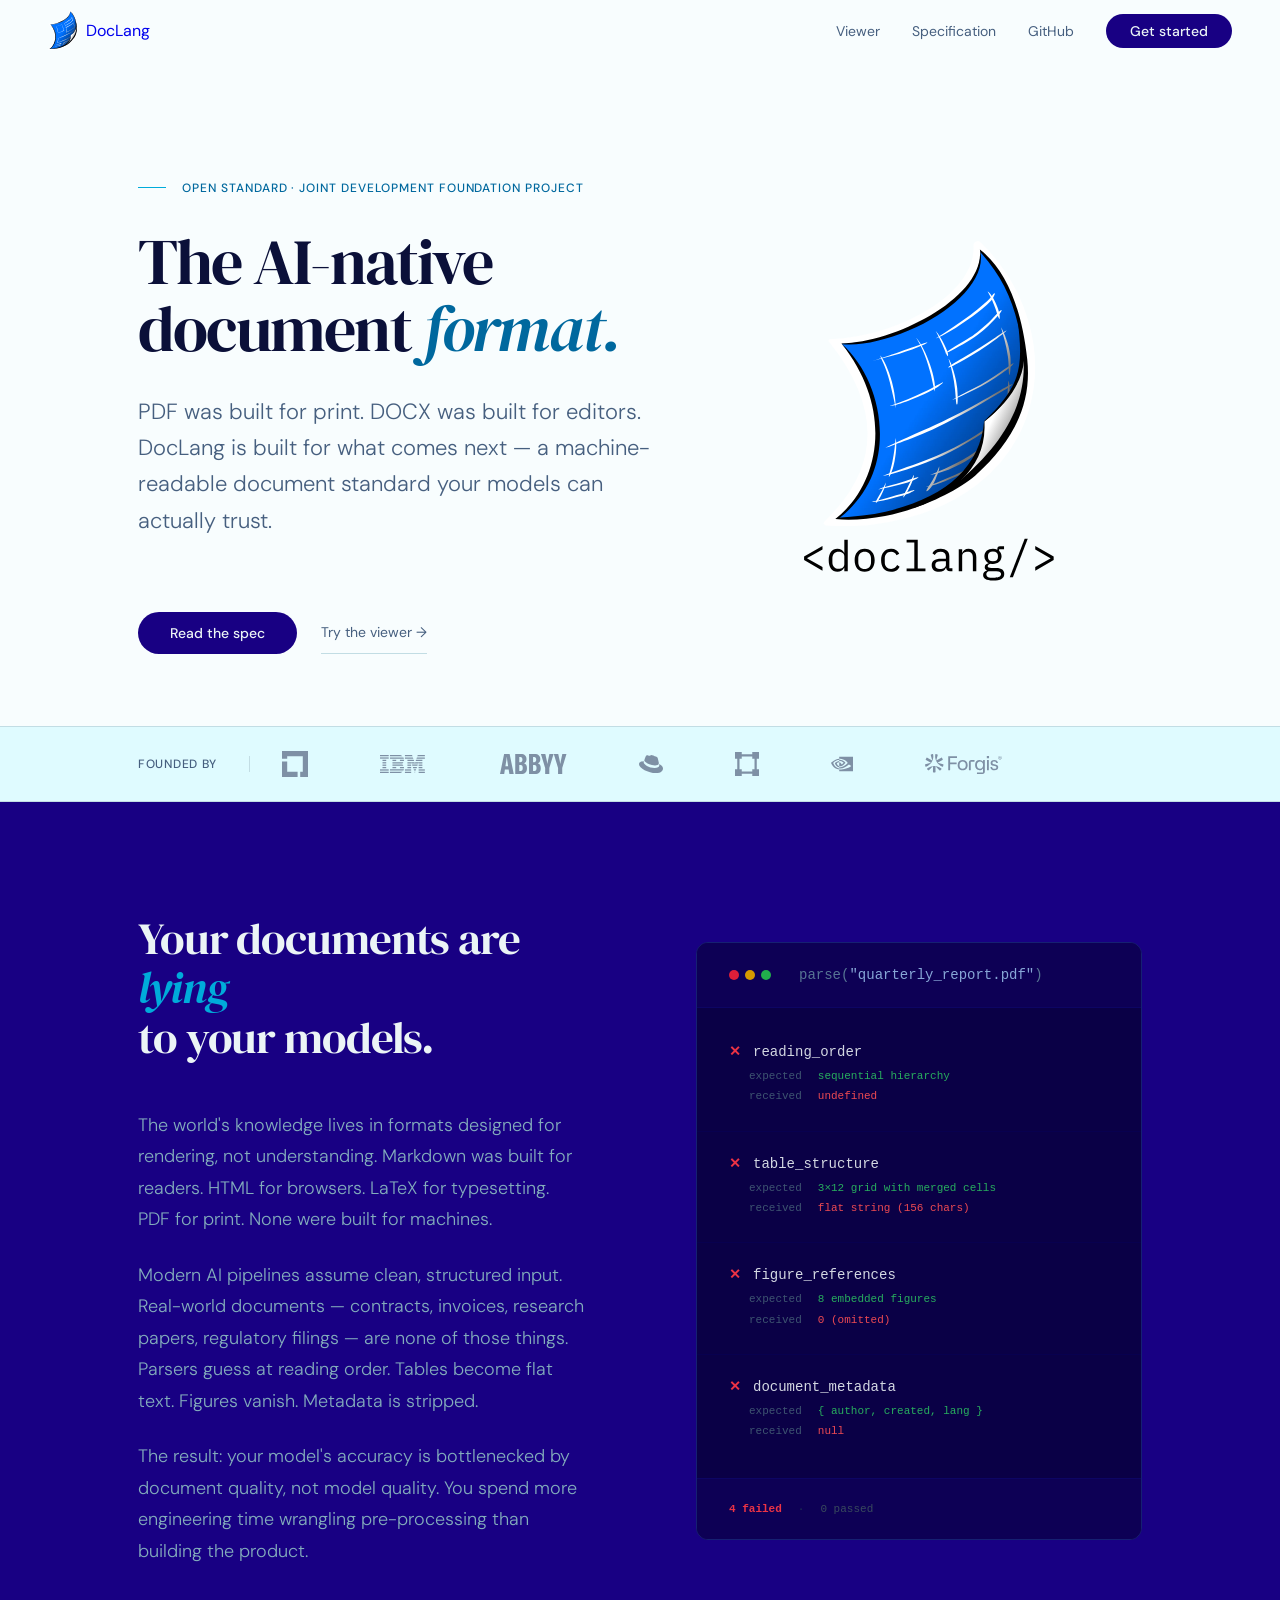
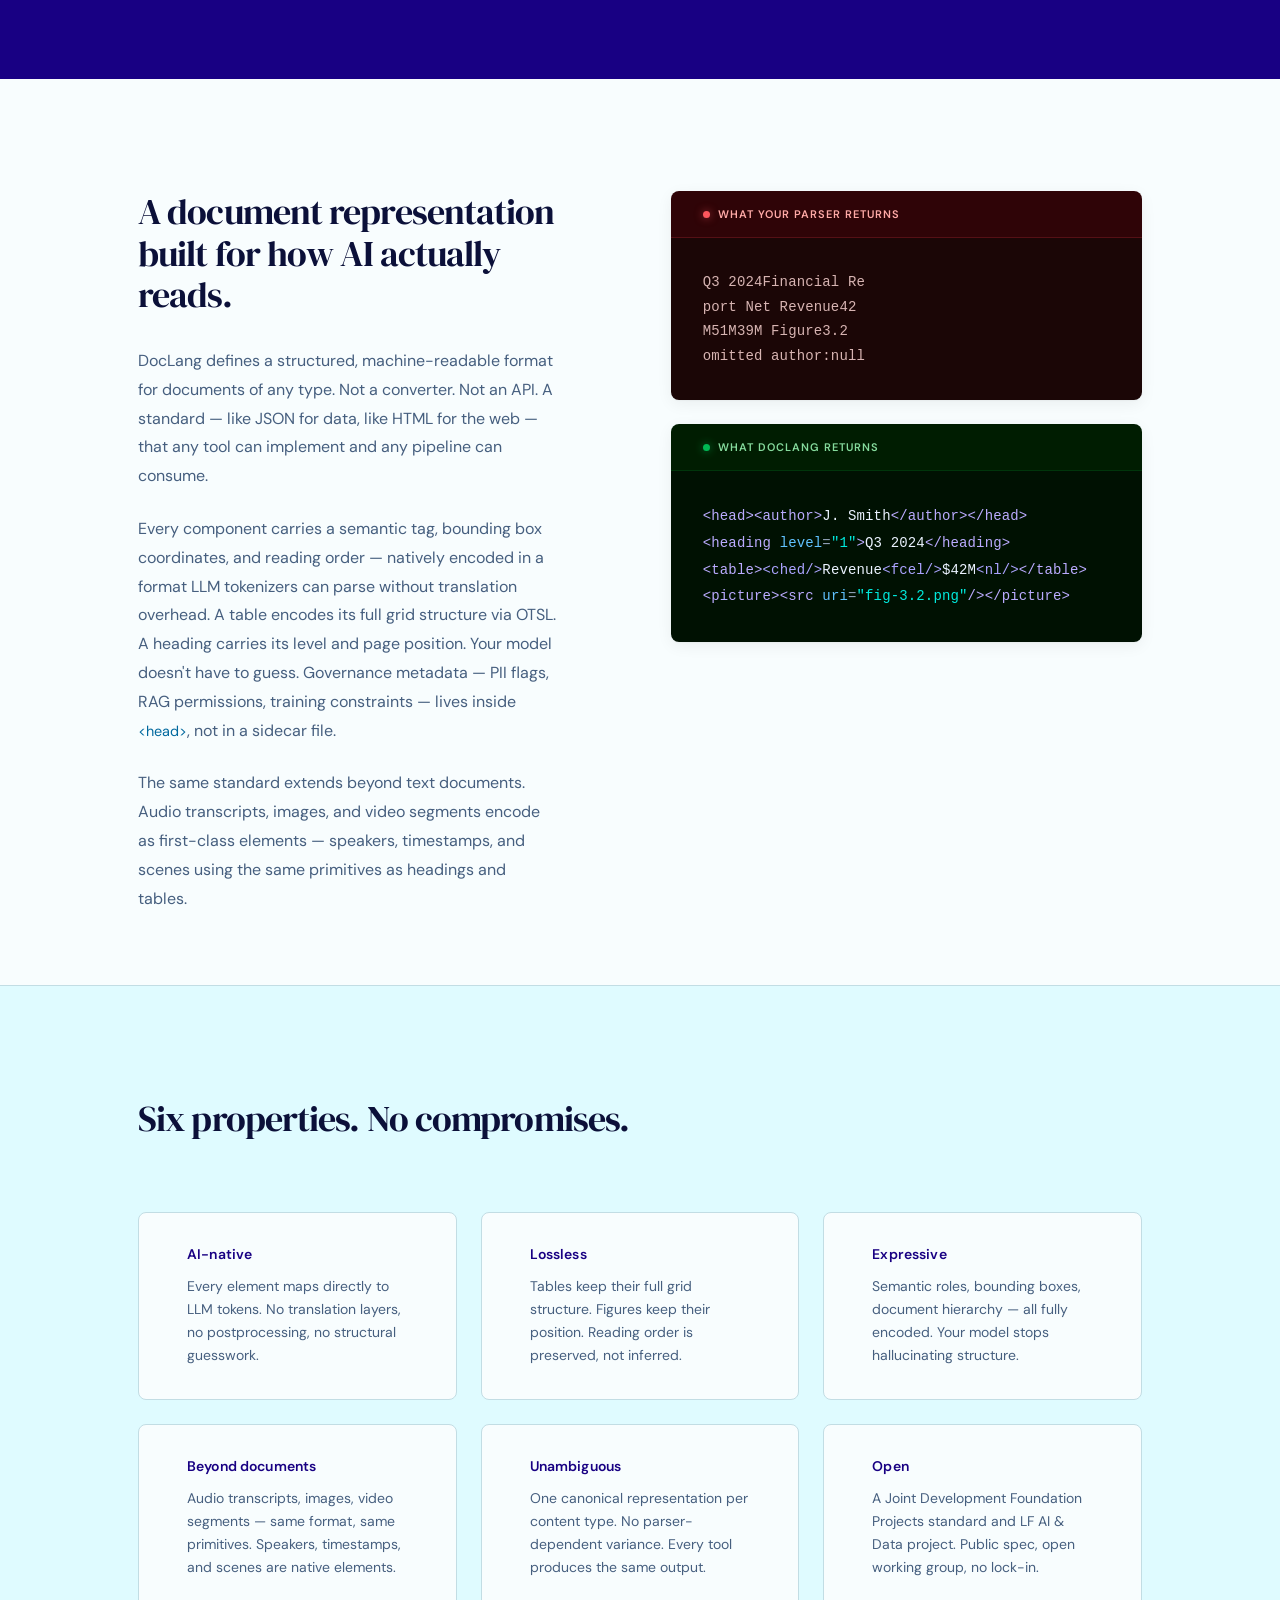
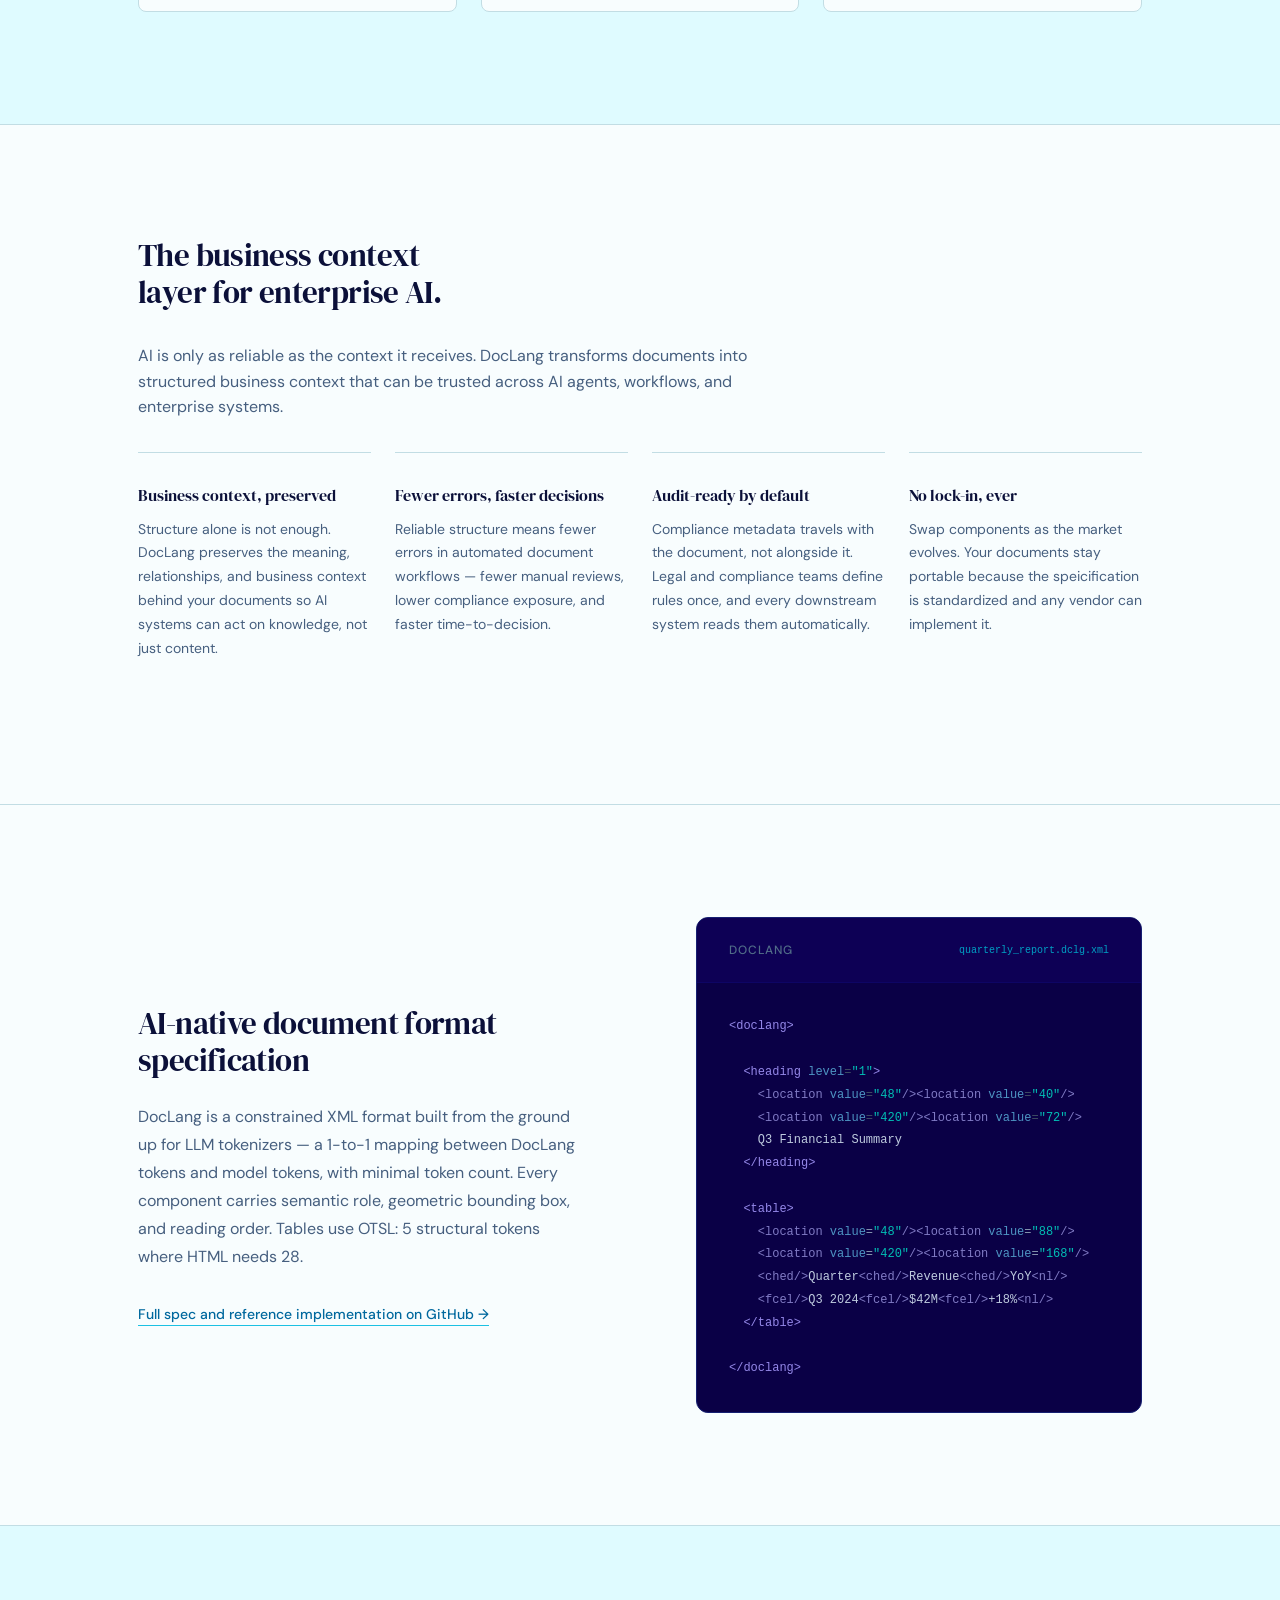
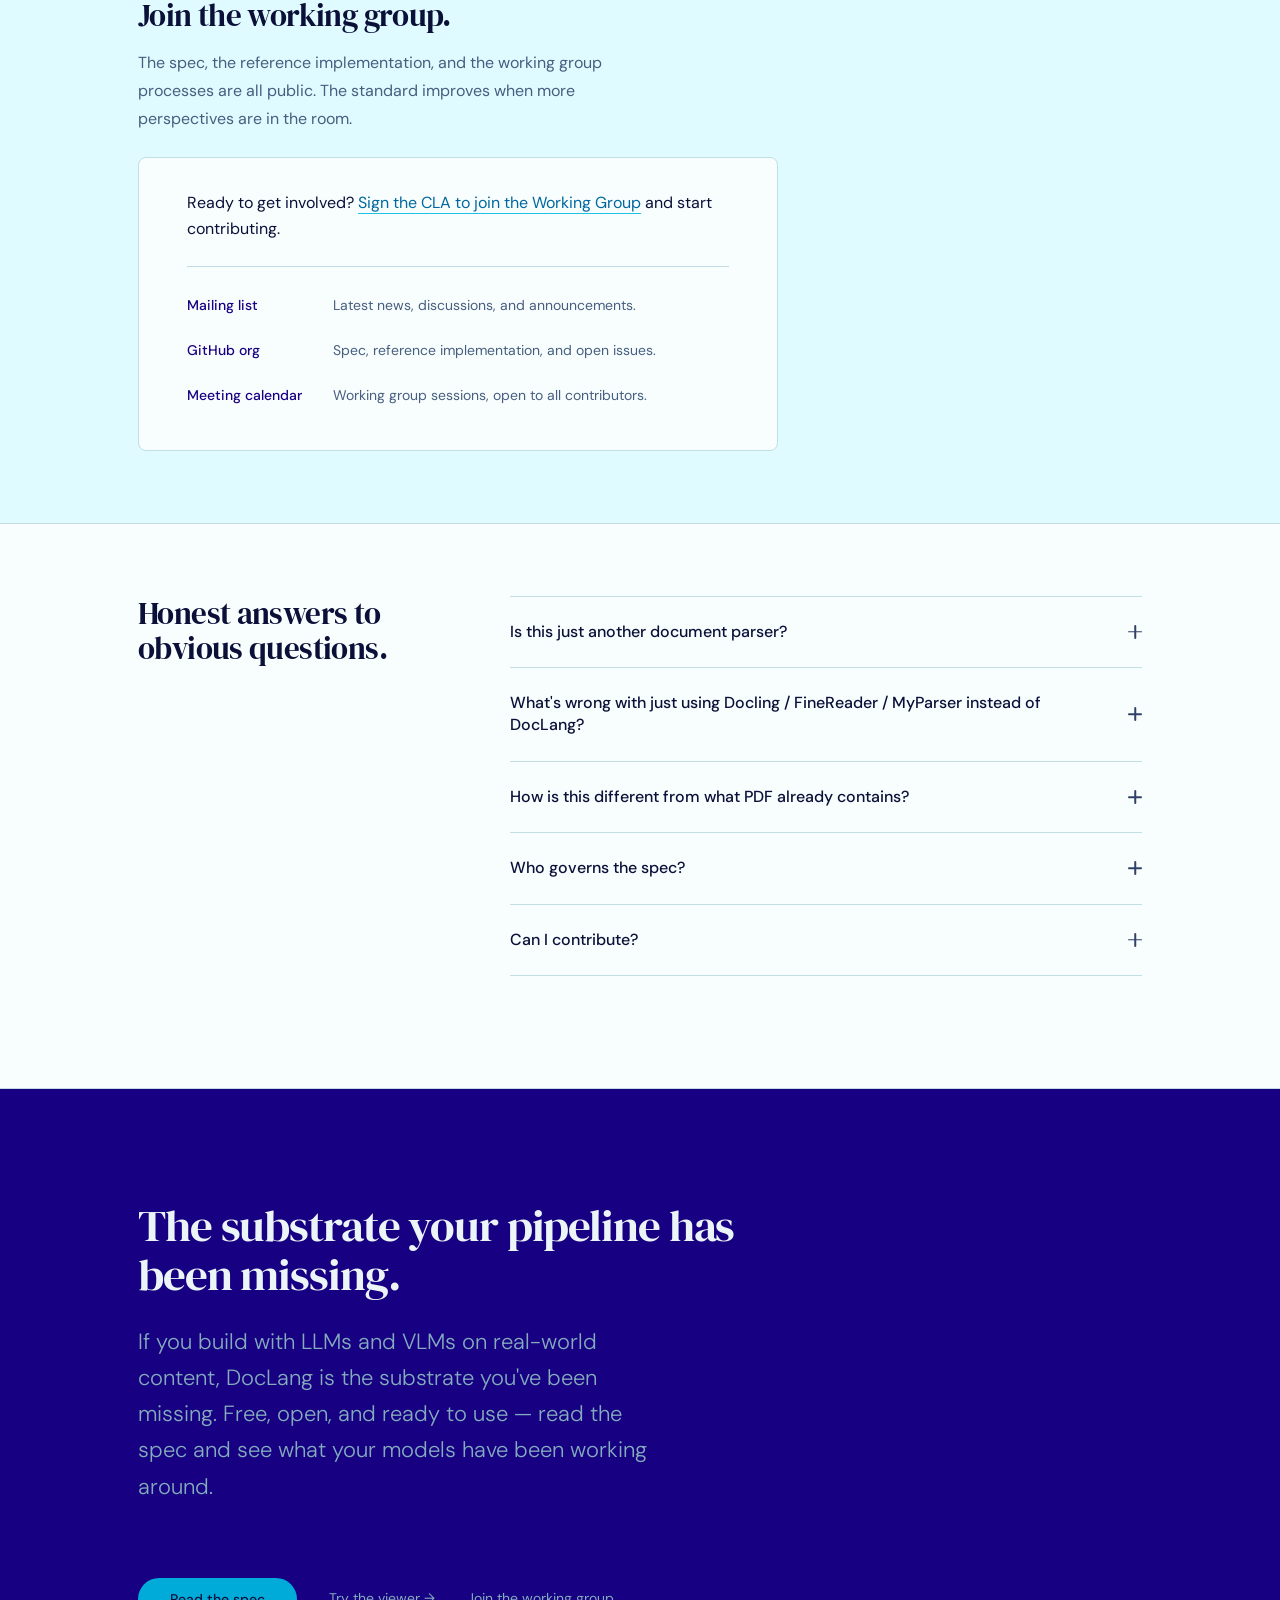
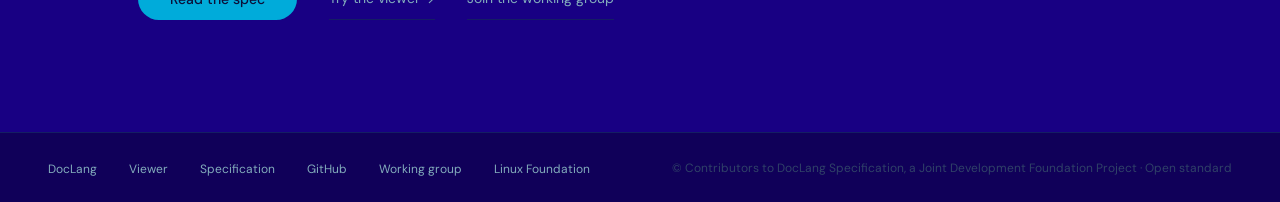
<file: index.html>
<!DOCTYPE html>
<html lang="en">
<head>
<meta charset="UTF-8">
<meta name="viewport" content="width=device-width, initial-scale=1.0">

<!-- Google tag (gtag.js) -->
<script async src="https://www.googletagmanager.com/gtag/js?id=G-D7GR6ENE8G"></script>
<script>
  window.dataLayer = window.dataLayer || [];
  function gtag(){dataLayer.push(arguments);}
  gtag('js', new Date());

  gtag('config', 'G-D7GR6ENE8G');
</script>

<title>DocLang</title>
<link rel="icon" href="logos/doclang_v3_sail.svg" type="image/svg+xml">
<link rel="preconnect" href="https://fonts.googleapis.com">
<link rel="preconnect" href="https://fonts.gstatic.com" crossorigin>
<link href="https://fonts.googleapis.com/css2?family=DM+Sans:ital,opsz,wght@0,9..40,300;0,9..40,400;0,9..40,500;0,9..40,600;1,9..40,400&family=DM+Serif+Display:ital@0;1&display=swap" rel="stylesheet">
<link rel="stylesheet" href="tokens.css">
<style>

/* ── RESET ────────────────────────────────────────────────────────────── */
*, *::before, *::after { box-sizing: border-box; margin: 0; padding: 0; }
html, body { overflow-x: clip; }

@media (prefers-reduced-motion: no-preference) {
  html { scroll-behavior: smooth; }
}

body {
  font-family: var(--font-body);
  color: var(--color-ink);
  background: var(--color-paper);
  -webkit-font-smoothing: antialiased;
}

/* ── NAV — N5 condensed ───────────────────────────────────────────────── */
.nav {
  position: sticky;
  top: 0;
  z-index: var(--z-nav);
  height: 60px;
  padding: 0 var(--space-xl);
  display: flex;
  align-items: center;
  justify-content: space-between;
  background: var(--color-paper-nav);
  backdrop-filter: blur(14px);
  -webkit-backdrop-filter: blur(14px);
}

.nav-logo {
  display: inline-flex;
  align-items: center;
  text-decoration: none;
  flex-shrink: 0;
}

.nav-logomark {
  height: 40px;
  width: auto;
}

.nav-links {
  display: flex;
  align-items: center;
  gap: var(--space-lg);
  list-style: none;
}

.nav-links a {
  font-size: var(--text-sm);
  font-weight: 400;
  color: var(--color-ink-2);
  text-decoration: none;
  transition: color var(--dur-short) var(--ease-out);
  white-space: nowrap;
}

.nav-links a:hover { color: var(--color-ink); }

.nav-links a:focus-visible {
  outline: 2px solid var(--color-focus);
  outline-offset: 4px;
  border-radius: var(--radius-sm);
}

.nav-cta {
  background: var(--color-brand) !important;
  color: var(--color-ink-on-dark) !important;
  font-weight: 500 !important;
  padding: var(--space-2xs) var(--space-md) !important;
  border-radius: var(--radius-pill) !important;
  transition: background var(--dur-short) var(--ease-out) !important;
}

.nav-cta:hover { background: var(--color-brand-mid) !important; }

/* ── SHARED ───────────────────────────────────────────────────────────── */
.container {
  max-width: 1100px;
  margin: 0 auto;
  padding-left: var(--space-xl);
  padding-right: var(--space-xl);
}

/* Heading overflow discipline */
h1, h2, h3 {
  overflow-wrap: anywhere;
  min-width: 0;
}

/* ── BUTTONS ──────────────────────────────────────────────────────────── */
.btn-primary {
  display: inline-flex;
  align-items: center;
  background: var(--color-brand);
  color: var(--color-ink-on-dark);
  font-family: var(--font-body);
  font-size: var(--text-sm);
  font-weight: 500;
  padding: var(--space-xs) var(--space-lg);
  border-radius: var(--radius-pill);
  text-decoration: none;
  transition: background var(--dur-short) var(--ease-out);
  white-space: nowrap;
}

.btn-primary:hover { background: var(--color-brand-mid); }

.btn-primary:focus-visible {
  outline: 2px solid var(--color-focus);
  outline-offset: 3px;
}

.btn-secondary {
  display: inline-flex;
  align-items: center;
  color: var(--color-ink-2);
  font-family: var(--font-body);
  font-size: var(--text-sm);
  font-weight: 400;
  padding: var(--space-xs) 0;
  text-decoration: none;
  border-bottom: 1px solid var(--color-rule);
  transition:
    color var(--dur-short) var(--ease-out),
    border-color var(--dur-short) var(--ease-out);
  white-space: nowrap;
}

.btn-secondary:hover {
  color: var(--color-ink);
  border-color: var(--color-ink-2);
}

.btn-secondary:focus-visible {
  outline: 2px solid var(--color-focus);
  outline-offset: 4px;
  border-radius: var(--radius-sm);
}

.btn-accent {
  display: inline-flex;
  align-items: center;
  background: var(--color-accent);
  color: var(--color-ink);
  font-family: var(--font-body);
  font-size: var(--text-sm);
  font-weight: 500;
  padding: var(--space-xs) var(--space-lg);
  border-radius: var(--radius-pill);
  text-decoration: none;
  transition: background var(--dur-short) var(--ease-out);
  white-space: nowrap;
}

.btn-accent:hover { background: var(--color-accent-bright); }

.btn-accent:focus-visible {
  outline: 2px solid var(--color-ink-on-dark);
  outline-offset: 3px;
}

.btn-ghost-light {
  display: inline-flex;
  align-items: center;
  color: var(--color-ink-2-on-dark);
  font-family: var(--font-body);
  font-size: var(--text-sm);
  font-weight: 400;
  padding: var(--space-xs) 0;
  text-decoration: none;
  border-bottom: 1px solid var(--color-rule-on-dark);
  transition:
    color var(--dur-short) var(--ease-out),
    border-color var(--dur-short) var(--ease-out);
  white-space: nowrap;
}

.btn-ghost-light:hover {
  color: var(--color-ink-on-dark);
  border-color: var(--color-ink-2-on-dark);
}

.btn-ghost-light:focus-visible {
  outline: 2px solid var(--color-focus-on-dark);
  outline-offset: 4px;
  border-radius: var(--radius-sm);
}

/* ── HERO — Stat-Led assertion ────────────────────────────────────────── */
.hero {
  padding-top: var(--space-3xl);
  padding-bottom: var(--space-2xl);
  border-bottom: 1px solid var(--color-rule);
}

.hero-inner {
  display: grid;
  grid-template-columns: minmax(0, 1fr) minmax(0, 420px);
  gap: var(--space-2xl);
  align-items: center;
}

.hero-logo {
  display: flex;
  justify-content: center;
  align-items: center;
}

.hero-logo img {
  width: 100%;
  max-width: 380px;
  height: auto;
}

.hero-kicker {
  display: inline-flex;
  align-items: center;
  gap: var(--space-sm);
  font-size: var(--text-xs);
  font-weight: 500;
  letter-spacing: 0.08em;
  text-transform: uppercase;
  color: var(--color-accent-deep);
  margin-bottom: var(--space-lg);
}

.hero-kicker-rule {
  display: block;
  width: 28px;
  height: 1px;
  background: var(--color-accent);
  flex-shrink: 0;
}

.hero h1 {
  font-family: var(--font-display);
  font-size: var(--text-display);
  font-weight: 400;
  line-height: 1.05;
  letter-spacing: -0.03em;
  color: var(--color-ink);
  margin-bottom: var(--space-lg);
}

.hero h1 em {
  font-style: italic;
  color: var(--color-accent-deep);
}

.hero-sub {
  font-size: var(--text-xl);
  line-height: 1.65;
  color: var(--color-ink-2);
  max-width: 560px;
  margin-bottom: var(--space-2xl);
  font-weight: 300;
}

.hero-actions {
  display: flex;
  align-items: center;
  gap: var(--space-md);
  flex-wrap: wrap;
}

/* ── STAT GRID ────────────────────────────────────────────────────────── */
.stats {
  border-bottom: 1px solid var(--color-rule);
}

.stats-grid {
  display: grid;
  grid-template-columns: repeat(4, minmax(0, 1fr));
}

.stat-cell {
  padding: var(--space-xl) var(--space-xl) var(--space-xl) 0;
  border-right: 1px solid var(--color-rule);
}

.stat-cell:last-child { border-right: none; }

.stat-num {
  font-family: var(--font-display);
  font-size: var(--text-3xl);
  font-weight: 400;
  color: var(--color-brand);
  line-height: 1;
  margin-bottom: var(--space-xs);
}

.stat-label {
  font-size: var(--text-sm);
  color: var(--color-ink-2);
  line-height: 1.55;
}

/* ── PROOF BAR ────────────────────────────────────────────────────────── */
.proof {
  border-bottom: 1px solid var(--color-rule);
  background: var(--color-paper-2);
}

.proof-inner {
  display: flex;
  align-items: center;
  gap: var(--space-lg);
  padding-top: var(--space-md);
  padding-bottom: var(--space-md);
  flex-wrap: wrap;
}

.proof-label {
  font-size: var(--text-xs);
  font-weight: 500;
  letter-spacing: 0.06em;
  text-transform: uppercase;
  color: var(--color-ink-2);
  white-space: nowrap;
  flex-shrink: 0;
}

.proof-divider {
  width: 1px;
  height: 16px;
  background: var(--color-rule);
  flex-shrink: 0;
}

.proof-logos {
  display: flex;
  align-items: center;
  gap: var(--space-2xl);
  flex-wrap: wrap;
}

.proof-logo {
  display: flex;
  align-items: center;
  color: var(--color-ink);
  opacity: 0.45;
  transition: opacity var(--dur-short) var(--ease-out);
  flex-shrink: 0;
}

.proof-logo-link {
  display: inline-flex;
  align-items: center;
  color: inherit;
  text-decoration: none;
  flex-shrink: 0;
}

.proof-logo-link:hover .proof-logo,
.proof-logo-link:focus-visible .proof-logo {
  opacity: 0.75;
}

.proof-logo-link:focus-visible {
  outline: 2px solid var(--color-ink);
  outline-offset: 4px;
  border-radius: 2px;
}

.proof-logo:hover { opacity: 0.75; }

.proof-logo svg {
  display: block;
  fill: currentColor;
}

/* Wordmarks — wider, shorter */
.proof-logo--ibm svg   { height: 18px; width: auto; }
.proof-logo--abbyy svg { height: 20px; width: auto; }

/* Icon marks — squarish, slightly taller to match visual weight */
.proof-logo--lf svg     { height: 26px; width: auto; }
.proof-logo--nvidia svg { height: 22px; width: auto; }
.proof-logo--redhat svg { height: 24px; width: auto; }
.proof-logo--hs svg     { height: 24px; width: auto; }
.proof-logo--forgis svg { height: 20px; width: auto; }

/* ── PROBLEM — dark indigo ────────────────────────────────────────────── */
.problem {
  background: var(--color-paper-dark);
  padding-top: var(--space-3xl);
  padding-bottom: var(--space-3xl);
}

.problem-layout {
  display: grid;
  grid-template-columns: minmax(0, 1fr) minmax(0, 1fr);
  gap: var(--space-3xl);
  align-items: center;
}

.problem h2 {
  font-family: var(--font-display);
  font-size: clamp(1.875rem, 3.5vw, 3.25rem);
  font-weight: 400;
  line-height: 1.1;
  letter-spacing: -0.025em;
  color: var(--color-ink-on-dark);
  margin-bottom: var(--space-xl);
}

.problem h2 em {
  font-style: italic;
  color: var(--color-accent);
}

.problem-body {
  font-size: var(--text-lg);
  color: var(--color-ink-2-on-dark);
  line-height: 1.75;
  font-weight: 300;
}

.problem-body + .problem-body { margin-top: var(--space-md); }

/* Parse report card */
.parse-report {
  background: oklch(14% 0.150 272);
  border: 1px solid oklch(30% 0.140 270);
  border-radius: var(--radius-lg);
  overflow: hidden;
  font-family: ui-monospace, 'SF Mono', 'Cascadia Code', 'Fira Code', monospace;
}

.pr-header {
  display: flex;
  align-items: center;
  gap: var(--space-sm);
  padding: var(--space-md) var(--space-lg);
  background: oklch(17% 0.165 272);
  border-bottom: 1px solid oklch(24% 0.150 270);
}

.pr-dots {
  display: flex;
  gap: 6px;
  flex-shrink: 0;
}

.pr-dot {
  width: 10px;
  height: 10px;
  border-radius: 50%;
}

.pr-dot--red    { background: oklch(58% 0.22 22); }
.pr-dot--yellow { background: oklch(72% 0.17 85); }
.pr-dot--green  { background: oklch(66% 0.18 148); }

.pr-cmd {
  font-size: var(--text-sm);
  color: oklch(55% 0.06 250);
  font-family: inherit;
  margin-left: var(--space-xs);
}

.pr-cmd em {
  font-style: normal;
  color: oklch(72% 0.08 260);
}

.pr-failures {
  padding: var(--space-xs) 0;
}

.pr-item {
  padding: var(--space-md) var(--space-lg);
  border-bottom: 1px solid oklch(20% 0.130 270);
}

.pr-item:last-child { border-bottom: none; }

.pr-item-head {
  display: flex;
  align-items: center;
  gap: var(--space-xs);
  margin-bottom: 6px;
}

.pr-x {
  color: oklch(62% 0.22 22);
  font-size: var(--text-sm);
  font-weight: 700;
  line-height: 1;
}

.pr-test {
  font-size: var(--text-sm);
  color: oklch(88% 0.015 270);
  font-weight: 500;
}

.pr-row {
  display: flex;
  align-items: baseline;
  gap: var(--space-sm);
  font-size: 11px;
  padding-left: 20px;
  line-height: 1.85;
}

.pr-key {
  color: oklch(44% 0.055 255);
  min-width: 52px;
  flex-shrink: 0;
}

.pr-good { color: oklch(66% 0.16 152); }
.pr-bad  { color: oklch(64% 0.20 22); }

.pr-footer {
  display: flex;
  align-items: center;
  gap: var(--space-sm);
  padding: var(--space-md) var(--space-lg);
  border-top: 1px solid oklch(24% 0.150 270);
  background: oklch(17% 0.165 272);
  font-size: 11px;
}

.pr-count-fail { color: oklch(62% 0.22 22); font-weight: 600; }
.pr-count-pass { color: oklch(40% 0.040 255); }
.pr-sep        { color: oklch(32% 0.060 255); }

/* ── WHAT IS DOCLANG ──────────────────────────────────────────────────── */
.what {
  padding-top: var(--space-3xl);
  padding-bottom: var(--space-2xl);
  border-bottom: 1px solid var(--color-rule);
}

.what-layout {
  display: grid;
  grid-template-columns: minmax(0, 1fr) minmax(0, 1.12fr);
  gap: var(--space-3xl);
  align-items: stretch;
}

.what-layout > div:last-child { align-self: stretch; }

.what h2 {
  font-family: var(--font-display);
  font-size: clamp(1.625rem, 2.8vw, 2.75rem);
  font-weight: 400;
  line-height: 1.15;
  letter-spacing: -0.025em;
  color: var(--color-ink);
  margin-bottom: var(--space-lg);
}

.what-body {
  font-size: var(--text-md);
  color: var(--color-ink-2);
  line-height: 1.8;
}

.what-body + .what-body { margin-top: var(--space-md); }

.what-callout {
  background: var(--color-paper-2);
  border: 1px solid var(--color-rule);
  border-radius: var(--radius-lg);
  padding: var(--space-xl);
}

.callout-heading {
  font-size: var(--text-xs);
  font-weight: 600;
  letter-spacing: 0.08em;
  text-transform: uppercase;
  color: var(--color-accent-deep);
  margin-bottom: var(--space-md);
}

.callout-list {
  list-style: none;
}

.callout-list li {
  display: flex;
  align-items: flex-start;
  gap: var(--space-sm);
  padding: var(--space-sm) 0;
  border-bottom: 1px solid var(--color-rule);
  font-size: var(--text-sm);
  color: var(--color-ink);
  line-height: 1.65;
}

.callout-list li:last-child {
  border-bottom: none;
  padding-bottom: 0;
}

.list-dot {
  display: block;
  width: 5px;
  height: 5px;
  border-radius: 50%;
  background: var(--color-accent);
  flex-shrink: 0;
  margin-top: 6px;
}

/* ── WHY — rule-separated rows ────────────────────────────────────────── */
.why {
  background: var(--color-paper-2);
  padding-top: var(--space-3xl);
  padding-bottom: var(--space-3xl);
  border-bottom: 1px solid var(--color-rule);
}

.why-head {
  max-width: none;
  margin-bottom: var(--space-2xl);
}

.why-head h2 { white-space: nowrap; }

@media (max-width: 560px) {
  .why-head h2 { white-space: normal; }
}

.why-head h2 {
  font-family: var(--font-display);
  font-size: clamp(1.625rem, 2.8vw, 2.75rem);
  font-weight: 400;
  line-height: 1.15;
  letter-spacing: -0.025em;
  color: var(--color-ink);
}

.features-grid {
  display: grid;
  grid-template-columns: repeat(3, minmax(0, 1fr));
  gap: var(--space-md);
}

.feature-card {
  background: var(--color-paper);
  border: 1px solid var(--color-rule);
  border-radius: var(--radius-md);
  padding: var(--space-lg) var(--space-xl);
}

.feature-card-name {
  font-size: var(--text-sm);
  font-weight: 600;
  color: var(--color-brand);
  margin-bottom: var(--space-xs);
  letter-spacing: 0.01em;
}

.feature-card-desc {
  font-size: var(--text-sm);
  color: var(--color-ink-2);
  line-height: 1.65;
}

/* ── BUSINESS (For business teams) ────────────────────────────────────── */
.business {
  padding-top: var(--space-3xl);
  padding-bottom: var(--space-3xl);
  border-bottom: 1px solid var(--color-rule);
}

.business h2 {
  font-family: var(--font-display);
  font-size: clamp(1.5rem, 2.4vw, 2.25rem);
  font-weight: 400;
  line-height: 1.2;
  letter-spacing: -0.02em;
  color: var(--color-ink);
  margin-bottom: var(--space-lg);
  max-width: 22ch;
}

.business-notes-intro {
  font-size: var(--text-md);
  color: var(--color-ink-2);
  line-height: 1.6;
  max-width: 60ch;
  margin-bottom: var(--space-lg);
}

.business-notes-grid {
  display: grid;
  grid-template-columns: repeat(4, minmax(0, 1fr));
  gap: var(--space-md);
}

.business-note-card {
  padding: var(--space-lg) 0;
  border-top: 1px solid var(--color-rule);
}

.business-note-label {
  font-family: var(--font-display);
  font-size: var(--text-md);
  font-weight: 400;
  color: var(--color-ink);
  margin-bottom: var(--space-xs);
  line-height: 1.3;
}

.business-note-card p {
  font-size: var(--text-sm);
  color: var(--color-ink-2);
  line-height: 1.7;
}

/* ── HOW IT WORKS ─────────────────────────────────────────────────────── */
.how {
  padding-top: var(--space-3xl);
  padding-bottom: var(--space-3xl);
  border-bottom: 1px solid var(--color-rule);
}

.how-layout {
  display: grid;
  grid-template-columns: minmax(0, 1fr) minmax(0, 1fr);
  gap: var(--space-3xl);
  align-items: center;
}

.how h2 {
  font-family: var(--font-display);
  font-size: clamp(1.5rem, 2.4vw, 2.25rem);
  font-weight: 400;
  line-height: 1.2;
  letter-spacing: -0.02em;
  color: var(--color-ink);
  margin-bottom: var(--space-md);
}

.how-body {
  font-size: var(--text-md);
  color: var(--color-ink-2);
  line-height: 1.75;
  margin-bottom: var(--space-lg);
}

.how-link {
  display: inline-flex;
  align-items: center;
  gap: var(--space-xs);
  font-size: var(--text-sm);
  font-weight: 500;
  color: var(--color-accent-deep);
  text-decoration: none;
  border-bottom: 1px solid var(--color-accent-bright);
  padding-bottom: 2px;
  transition:
    color var(--dur-short) var(--ease-out),
    border-color var(--dur-short) var(--ease-out);
  white-space: nowrap;
}

.how-link:hover {
  color: var(--color-brand);
  border-color: var(--color-brand);
}

.how-link:focus-visible {
  outline: 2px solid var(--color-focus);
  outline-offset: 4px;
  border-radius: var(--radius-sm);
}

.how-spec {
  background: var(--color-paper-dark);
  border-radius: var(--radius-lg);
  padding: var(--space-xl);
}

.spec-label {
  font-size: var(--text-xs);
  font-weight: 500;
  letter-spacing: 0.08em;
  text-transform: uppercase;
  color: var(--color-accent-muted);
  margin-bottom: var(--space-md);
}

.spec-list {
  list-style: none;
}

.spec-list li {
  display: flex;
  align-items: flex-start;
  gap: var(--space-sm);
  padding: var(--space-xs) 0;
  border-bottom: 1px solid var(--color-rule-on-dark);
  font-size: var(--text-sm);
  color: var(--color-ink-2-on-dark);
  line-height: 1.6;
}

.spec-list li:last-child {
  border-bottom: none;
  padding-bottom: 0;
}

.spec-dot {
  display: block;
  width: 4px;
  height: 4px;
  border-radius: 50%;
  background: var(--color-accent);
  flex-shrink: 0;
  margin-top: 8px;
}

/* ── CODE CARD — syntax-highlighted JSON (How It Works) ─────────────── */
.code-card {
  background: oklch(14% 0.150 272);
  border: 1px solid oklch(30% 0.140 270);
  border-radius: var(--radius-lg);
  overflow: hidden;
  font-family: ui-monospace, 'SF Mono', 'Cascadia Code', 'Fira Code', monospace;
}

.code-card-header {
  display: flex;
  align-items: center;
  justify-content: space-between;
  padding: var(--space-md) var(--space-lg);
  background: oklch(17% 0.165 272);
  border-bottom: 1px solid oklch(24% 0.150 270);
}

.code-card-label {
  font-family: var(--font-body);
  font-size: var(--text-xs);
  font-weight: 500;
  letter-spacing: 0.08em;
  text-transform: uppercase;
  color: oklch(52% 0.055 250);
}

.code-card-badge {
  font-size: 10px;
  color: oklch(65% 0.12 222);
  font-family: ui-monospace, 'SF Mono', monospace;
}

.code-body {
  padding: var(--space-lg);
  margin: 0;
  font-size: 12px;
  line-height: 1.9;
  color: oklch(68% 0.04 260);
  white-space: pre;
  overflow-x: auto;
}

.tok-tag    { color: oklch(68% 0.14 288); }  /* element tags — blue-violet */
.tok-self   { color: oklch(62% 0.11 286); }  /* self-closing: location, ched, fcel, nl */
.tok-key    { color: oklch(64% 0.10 240); }  /* attribute names */
.tok-str    { color: oklch(72% 0.13 188); }  /* attribute / string values */
.tok-num    { color: oklch(72% 0.16 65);  }  /* numbers */
.tok-bool-t { color: oklch(68% 0.15 152); }  /* true */
.tok-bool-f { color: oklch(64% 0.18 22);  }  /* false */
.tok-punct  { color: oklch(42% 0.04 260); }  /* brackets, punctuation */
.tok-content{ color: oklch(84% 0.03 260); }  /* text content inside elements */

/* ── COMPARE STACK — before / after (What Is DocLang) ───────────────── */
.compare-stack {
  display: flex;
  flex-direction: column;
  gap: var(--space-md);
  position: sticky;
  top: var(--space-xl);
}

.compare-card {
  border-radius: var(--radius-md);
  overflow: hidden;
  font-family: ui-monospace, 'SF Mono', 'Cascadia Code', monospace;
  box-shadow: 0 1px 2px rgba(0,0,0,0.04), 0 4px 16px rgba(0,0,0,0.06);
}

.compare-card-header {
  display: flex;
  align-items: center;
  gap: 8px;
  padding: var(--space-sm) var(--space-lg);
  font-family: var(--font-body);
  font-size: 11px;
  font-weight: 600;
  letter-spacing: 0.09em;
  text-transform: uppercase;
}

.compare-card-dot {
  width: 7px;
  height: 7px;
  border-radius: 50%;
  flex-shrink: 0;
}

.compare-card--before .compare-card-header {
  background: oklch(20% 0.07 22);
  color: oklch(82% 0.10 22);
  border-bottom: 1px solid oklch(30% 0.10 22);
}

.compare-card--before .compare-card-dot {
  background: oklch(68% 0.20 22);
  box-shadow: 0 0 8px oklch(68% 0.20 22 / 0.6);
}

.compare-card--before .compare-card-body {
  background: oklch(16% 0.04 22);
  color: oklch(80% 0.04 22);
  padding: var(--space-lg);
  font-size: 14px;
  line-height: 1.75;
  word-break: break-word;
  letter-spacing: 0.01em;
}

.compare-card--after .compare-card-header {
  background: oklch(19% 0.08 152);
  color: oklch(82% 0.12 152);
  border-bottom: 1px solid oklch(28% 0.10 152);
}

.compare-card--after .compare-card-dot {
  background: oklch(68% 0.20 152);
  box-shadow: 0 0 8px oklch(68% 0.20 152 / 0.6);
}

.compare-card--after .compare-card-body {
  background: oklch(15% 0.05 152);
  padding: var(--space-lg);
  font-size: 14px;
  line-height: 1.9;
  letter-spacing: 0.01em;
  overflow-x: auto;
}

.compare-code-line {
  display: block;
  white-space: nowrap;
}

/* Brighter token colors inside the compare-after card for stronger contrast on dark green */
.compare-card--after .tok-tag     { color: oklch(80% 0.16 288); }
.compare-card--after .tok-self    { color: oklch(76% 0.14 286); }
.compare-card--after .tok-key     { color: oklch(78% 0.13 240); }
.compare-card--after .tok-str     { color: oklch(84% 0.15 188); }
.compare-card--after .tok-content { color: oklch(96% 0.02 260); }
.compare-card--after .tok-punct   { color: oklch(72% 0.04 260); }

/* ── WHY ICONS ───────────────────────────────────────────────────────── */
.why-icon {
  display: flex;
  align-items: flex-start;
  justify-content: center;
  padding-top: 2px;
  color: var(--color-brand);
}

/* ── CONTRIBUTE ───────────────────────────────────────────────────────── */
.contribute {
  background: var(--color-accent-light);
  padding-top: var(--space-2xl);
  padding-bottom: var(--space-2xl);
  border-bottom: 1px solid var(--color-rule);
}

.contribute h2 {
  font-family: var(--font-display);
  font-size: clamp(1.5rem, 2.4vw, 2.25rem);
  font-weight: 400;
  line-height: 1.15;
  letter-spacing: -0.02em;
  color: var(--color-ink);
  margin-bottom: var(--space-sm);
}

.contribute-body {
  font-size: var(--text-md);
  color: var(--color-ink-2);
  line-height: 1.75;
  max-width: 520px;
  margin-bottom: var(--space-md);
}

.contribute-card {
  display: block;
  background: var(--color-paper);
  border: 1px solid var(--color-rule);
  border-radius: var(--radius-md);
  padding: var(--space-lg) var(--space-xl);
  max-width: 640px;
}

.contribute-card-lead {
  font-size: var(--text-md);
  color: var(--color-ink);
  line-height: 1.6;
  margin-bottom: var(--space-md);
}

.contribute-card-lead a {
  color: var(--color-accent-deep);
  text-decoration: none;
  border-bottom: 1px solid var(--color-accent-bright);
  transition:
    color var(--dur-short) var(--ease-out),
    border-color var(--dur-short) var(--ease-out);
}

.contribute-card-lead a:hover {
  color: var(--color-brand);
  border-color: var(--color-brand);
}

.contribute-links {
  list-style: none;
  padding-top: var(--space-sm);
  border-top: 1px solid var(--color-rule);
}

.contribute-links li {
  display: flex;
  align-items: baseline;
  gap: var(--space-sm);
  padding: var(--space-xs) 0;
  font-size: var(--text-sm);
  line-height: 1.5;
}

.contribute-links a {
  color: var(--color-brand);
  font-weight: 500;
  text-decoration: none;
  white-space: nowrap;
  flex-shrink: 0;
  min-width: 130px;
}

.contribute-links a:hover { color: var(--color-brand-mid); }

.contribute-link-desc {
  color: var(--color-ink-2);
}

/* ── FAQ — sidebar layout ─────────────────────────────────────────────── */
.faq {
  padding-top: var(--space-2xl);
  padding-bottom: var(--space-3xl);
  border-bottom: 1px solid var(--color-rule);
}

.faq-layout {
  display: grid;
  grid-template-columns: 260px minmax(0, 1fr);
  gap: var(--space-3xl);
  align-items: start;
}

.faq-sidebar h2 {
  font-family: var(--font-display);
  font-size: clamp(1.5rem, 2.4vw, 2.25rem);
  font-weight: 400;
  line-height: 1.15;
  letter-spacing: -0.02em;
  color: var(--color-ink);
  position: sticky;
  top: calc(60px + var(--space-xl));
}

.faq-list { }

.faq-item {
  border-top: 1px solid var(--color-rule);
}

.faq-item:last-child { border-bottom: 1px solid var(--color-rule); }

.faq-item > summary {
  list-style: none;
  cursor: pointer;
  padding: var(--space-md) 0;
  display: flex;
  align-items: center;
  justify-content: space-between;
  gap: var(--space-md);
  font-size: var(--text-md);
  font-weight: 500;
  color: var(--color-ink);
  line-height: 1.4;
  transition: color var(--dur-short) var(--ease-out);
}

.faq-item > summary::-webkit-details-marker { display: none; }
.faq-item > summary:hover { color: var(--color-accent-deep); }
.faq-item > summary:focus-visible {
  outline: 2px solid var(--color-ink);
  outline-offset: 4px;
  border-radius: 2px;
}

.faq-icon {
  flex-shrink: 0;
  width: 14px;
  height: 14px;
  position: relative;
  color: var(--color-ink-3);
  transition: transform var(--dur-short) var(--ease-out), color var(--dur-short) var(--ease-out);
}

.faq-icon::before,
.faq-icon::after {
  content: "";
  position: absolute;
  background: currentColor;
  border-radius: 1px;
  top: 50%;
  left: 50%;
}

.faq-icon::before {
  width: 14px;
  height: 1.5px;
  transform: translate(-50%, -50%);
}

.faq-icon::after {
  width: 1.5px;
  height: 14px;
  transform: translate(-50%, -50%);
  transition: transform var(--dur-short) var(--ease-out);
}

.faq-item[open] > summary { color: var(--color-ink); }
.faq-item[open] .faq-icon { color: var(--color-ink); }
.faq-item[open] .faq-icon::after { transform: translate(-50%, -50%) scaleY(0); }

.faq-answer {
  padding: 0 0 var(--space-lg) 0;
}

.faq-answer p {
  font-size: var(--text-sm);
  color: var(--color-ink-2);
  line-height: 1.75;
}

.faq-answer p + p { margin-top: var(--space-xs); }

.faq-answer em {
  color: var(--color-ink);
  font-style: normal;
  font-weight: 500;
}

/* ── CLOSING CTA — dark indigo ────────────────────────────────────────── */
.cta {
  background: var(--color-paper-dark);
  padding-top: var(--space-3xl);
  padding-bottom: var(--space-3xl);
}

.cta-inner {
  max-width: 680px;
}

.cta h2 {
  font-family: var(--font-display);
  font-size: clamp(1.875rem, 3.5vw, 3.25rem);
  font-weight: 400;
  line-height: 1.1;
  letter-spacing: -0.025em;
  color: var(--color-ink-on-dark);
  margin-bottom: var(--space-md);
}

.cta-body {
  font-size: var(--text-xl);
  color: var(--color-ink-2-on-dark);
  line-height: 1.65;
  max-width: 520px;
  margin-bottom: var(--space-2xl);
  font-weight: 300;
}

.cta-actions {
  display: flex;
  align-items: center;
  gap: var(--space-lg);
  flex-wrap: wrap;
}

/* ── FOOTER — Ft2 Inline single line ─────────────────────────────────── */
.footer {
  background: var(--color-paper-dark-2);
  border-top: 1px solid var(--color-rule-on-dark);
  padding: var(--space-md) var(--space-xl);
  display: flex;
  align-items: center;
  justify-content: space-between;
  flex-wrap: wrap;
  gap: var(--space-md);
}

.footer-links {
  display: flex;
  align-items: center;
  gap: var(--space-lg);
  list-style: none;
  flex-wrap: wrap;
}

.footer-links a {
  font-size: var(--text-xs);
  color: var(--color-ink-2-on-dark);
  text-decoration: none;
  transition: color var(--dur-short) var(--ease-out);
  white-space: nowrap;
}

.footer-links a:hover { color: var(--color-ink-on-dark); }

.footer-links a:focus-visible {
  outline: 2px solid var(--color-accent);
  outline-offset: 4px;
  border-radius: var(--radius-sm);
}

.footer-copy {
  font-size: var(--text-xs);
  color: var(--color-ink-3);
}

/* ── RESPONSIVE ───────────────────────────────────────────────────────── */
@media (max-width: 860px) {
  .stats-grid { grid-template-columns: repeat(2, minmax(0, 1fr)); }
  .stat-cell:nth-child(2) { border-right: none; }
  .stat-cell:nth-child(3) { border-right: 1px solid var(--color-rule); }
  .stat-cell:nth-child(3),
  .stat-cell:nth-child(4) {
    border-top: 1px solid var(--color-rule);
  }

  .features-grid { grid-template-columns: repeat(2, minmax(0, 1fr)); }
  .business-notes-grid {
    grid-template-columns: repeat(2, minmax(0, 1fr));
    row-gap: var(--space-lg);
  }

  .hero-inner,
  .problem-layout,
  .what-layout,
  .how-layout,
  .faq-layout {
    grid-template-columns: minmax(0, 1fr);
    gap: var(--space-xl);
  }

  .hero-logo { display: none; }

  .faq-sidebar h2 { position: static; }

  .compare-stack { position: static; }
}

@media (max-width: 640px) {
  :root {
    --space-3xl: 4rem;
    --space-2xl: 3rem;
  }

  .nav { padding: 0 var(--space-md); }
  .nav-links li.nav-hide-mobile { display: none; }

  .container {
    padding-left: var(--space-md);
    padding-right: var(--space-md);
  }

  .stats-grid { grid-template-columns: minmax(0, 1fr); }
  .stat-cell {
    border-right: none !important;
    border-top: 1px solid var(--color-rule);
    padding-left: 0;
  }
  .stat-cell:first-child { border-top: none; }

  .features-grid {
    grid-template-columns: minmax(0, 1fr);
  }

  .business-notes-grid {
    grid-template-columns: minmax(0, 1fr);
  }

  .hero-actions,
  .cta-actions {
    flex-direction: column;
    align-items: flex-start;
  }

  .footer {
    padding: var(--space-md);
    flex-direction: column;
    align-items: flex-start;
  }
}
</style>
</head>
<body>

<!-- NAV — N5 condensed -->
<nav class="nav" aria-label="Main navigation">
  <a href="#" class="nav-logo" aria-label="DocLang home">
    <img class="nav-logomark" src="logos/doclang_v3_sail.svg" alt="DocLang"/>
    &nbsp;&nbsp;DocLang
  </a>
  <ul class="nav-links">
    <li><a href="/viewer/">Viewer</a></li>
    <li class="nav-hide-mobile"><a href="https://github.com/doclang-project/doclang/">Specification</a></li>
    <li class="nav-hide-mobile"><a href="https://github.com/doclang-project" rel="noopener">GitHub</a></li>
    <li><a href="#cta" class="nav-cta">Get started</a></li>
  </ul>
</nav>

<!-- HERO — Stat-Led assertion -->
<section class="hero" aria-labelledby="hero-heading">
  <div class="container">
    <div class="hero-inner">
      <div class="hero-copy">
        <div class="hero-kicker">
          <span class="hero-kicker-rule" aria-hidden="true"></span>
          Open standard · Joint Development Foundation Project
        </div>
        <h1 id="hero-heading">The AI-native<br>document <em>format.</em></h1>
        <p class="hero-sub">PDF was built for print. DOCX was built for editors. DocLang is built for what comes next — a machine-readable document standard your models can actually trust.</p>
        <div class="hero-actions">
          <a href="https://github.com/doclang-project/doclang/" class="btn-primary">Read the spec</a>
          <a href="/viewer/" class="btn-secondary">Try the viewer →</a>
        </div>
      </div>
      <div class="hero-logo" aria-hidden="true">
        <img src="logos/doclang_v3_light_background.svg" alt="">
      </div>
    </div>
  </div>
</section>


<!-- PROOF BAR -->
<div class="proof" role="complementary" aria-label="Founding organizations">
  <div class="container">
    <div class="proof-inner">
      <span class="proof-label">Founded by</span>
      <div class="proof-divider" aria-hidden="true"></div>
      <div class="proof-logos">

        <!-- Linux Foundation -->
        <a href="https://www.linuxfoundation.org/" target="_blank" rel="noopener noreferrer" class="proof-logo-link" aria-label="Linux Foundation">
        <figure class="proof-logo proof-logo--lf" title="Linux Foundation">
          <svg viewBox="0 0 24 24" xmlns="http://www.w3.org/2000/svg" aria-label="Linux Foundation" role="img">
            <path d="M4.8 19.2h9.6V24H0V9.6h4.8v9.6zM0 0v7.2h4.8V4.822h14.4V19.2h-2.4V24H24V0H0z"/>
          </svg>
        </figure>
        </a>

        <!-- IBM -->
        <a href="https://www.ibm.com/" target="_blank" rel="noopener noreferrer" class="proof-logo-link" aria-label="IBM">
        <figure class="proof-logo proof-logo--ibm" title="IBM">
          <svg viewBox="0 0 1075 401.15" xmlns="http://www.w3.org/2000/svg" aria-label="IBM" role="img">
            <g>
              <g><rect y="373.17" width="194.43" height="27.932"/><rect y="319.83" width="194.43" height="27.932"/><rect x="55.468" y="266.54" width="83.399" height="27.932"/><rect x="55.468" y="213.25" width="83.399" height="27.932"/><rect x="55.468" y="159.96" width="83.399" height="27.932"/><rect x="55.468" y="106.58" width="83.399" height="27.932"/><rect y="53.288" width="194.43" height="27.932"/><rect width="194.43" height="27.932"/></g>
              <g><path d="m222.17 400.85 207.11 0.297c27.734 0 52.793-10.697 71.513-27.932h-278.62z"/><path d="m222.17 347.76h299.03c5.051-8.617 8.815-18.027 11.094-27.932h-310.12z"/><rect x="277.73" y="266.54" width="83.3" height="27.932"/><path d="m444.43 266.54v27.932h90.927c0-9.608-1.288-19.017-3.764-27.932z"/><path d="m497.92 213.25h-220.19v27.932h243.46c-6.34-10.698-14.165-20.107-23.277-27.932z"/><path d="m277.73 159.96v27.932h220.19c9.311-7.825 17.135-17.235 23.277-27.932z"/><rect x="277.73" y="106.58" width="83.3" height="27.932"/><path d="m444.43 134.51h87.163c2.476-8.914 3.764-18.324 3.764-27.932h-90.927z"/><path d="m521.2 53.288h-299.03v27.932h310.12c-2.575-9.905-6.339-19.314-11.093-27.932z"/><path d="m429.28 0h-207.11v27.932h278.53c-18.621-17.235-43.878-27.932-71.414-27.932z"/></g>
              <g><polygon points="555.57 81.22 742.67 81.22 733.06 53.288 555.57 53.288"/><polygon points="555.57 27.932 724.25 27.932 714.64 0 555.57 0"/><polygon points="861.03 401.17 861.03 373.24 1000 373.24 1000 401.17"/><polygon points="861.03 347.76 861.03 319.83 1000 319.83 1000 347.76"/><polygon points="777.73 182.54 769.91 159.96 694.43 159.96 611.03 159.96 611.03 187.89 694.43 187.89 694.43 162.24 703.25 187.89 852.22 187.89 861.03 162.24 861.03 187.89 944.43 187.89 944.43 159.96 861.03 159.96 785.56 159.96"/><polygon points="944.43 106.58 803.98 106.58 794.37 134.51 944.43 134.51"/><polygon points="1000 27.932 1000 0 840.93 0 831.32 27.932"/><polygon points="768.13 373.22 777.73 400.85 787.34 373.22"/><polygon points="749.5 319.83 759.31 347.76 796.16 347.76 806.06 319.83"/><polygon points="730.78 266.54 740.59 294.47 814.88 294.47 824.68 266.54"/><polygon points="721.97 241.18 833.6 241.18 843.11 213.25 712.36 213.25"/><polygon points="611.03 134.51 761.09 134.51 751.49 106.58 611.03 106.58"/><polygon points="1000 53.288 822.4 53.288 812.9 81.22 1000 81.22"/><rect x="555.57" y="373.22" width="138.97" height="27.932"/><rect x="555.57" y="319.83" width="138.97" height="27.932"/><rect x="611.03" y="266.54" width="83.399" height="27.932"/><rect x="611.03" y="213.25" width="83.399" height="27.932"/><rect x="861.03" y="213.25" width="83.399" height="27.932"/><rect x="861.03" y="266.54" width="83.399" height="27.932"/></g>
            </g>
          </svg>
        </figure>
        </a>

        <!-- ABBYY -->
        <a href="https://www.abbyy.com/" target="_blank" rel="noopener noreferrer" class="proof-logo-link" aria-label="ABBYY">
        <figure class="proof-logo proof-logo--abbyy" title="ABBYY">
          <svg viewBox="0 0 1429.59 430.1" xmlns="http://www.w3.org/2000/svg" aria-label="ABBYY" role="img">
            <path d="M1340.28,0l-30.3,138.76c-4.78,21.27-7.97,41.47-12.23,70.71h-2.66c-4.25-29.24-7.44-49.44-12.23-70.71L1252.56,0h-95.16l91.44,300.91V430.1h89.32V300.91L1429.59,0H1340.28z"/>
            <path d="M1032.45,138.76c-4.78,21.27-7.97,41.47-12.23,70.71h-2.66c-4.25-29.24-7.44-49.44-12.23-70.71L975.04,0h-95.16l91.44,300.91V430.1h89.32V300.91L1152.07,0h-89.32L1032.45,138.76z"/>
            <path d="M207.34,0H88.25L0,430.1h90.38l15.14-97.29h80.83l15.14,97.29h94.1L207.34,0z M116.44,262.63l20.19-129.72c3.19-20.2,5.32-39.87,7.97-67.52h2.66c2.66,27.65,4.78,47.32,7.97,67.52l20.19,129.72H116.44z"/>
            <path d="M517.82,201.49v-0.53c30.84-10.63,52.63-42.53,52.63-88.25C570.45,43.59,531.11,0,447.11,0H327.49v430.1h127.06c86.13,0,125.47-46.78,125.47-124.4C580.02,246.15,555.57,214.78,517.82,201.49z M414.68,62.2h24.46c28.71,0,43.06,16.48,43.06,58.48s-14.35,58.48-43.06,58.48h-24.46V62.2z M446.58,367.9h-31.9V239.24h31.9c29.24,0,42.53,18.61,42.53,64.33C489.11,349.29,475.82,367.9,446.58,367.9z"/>
            <path d="M814.48,201.49v-0.53c30.84-10.63,52.63-42.53,52.63-88.25C867.11,43.59,827.77,0,743.77,0H624.15v430.1h127.06c86.13,0,125.47-46.78,125.47-124.4C876.68,246.15,852.23,214.78,814.48,201.49z M711.34,62.2h24.46c28.71,0,43.06,16.48,43.06,58.48s-14.35,58.48-43.06,58.48h-24.46V62.2z M743.24,367.9h-31.9V239.24h31.9c29.24,0,42.53,18.61,42.53,64.33C785.77,349.29,772.48,367.9,743.24,367.9z"/>
          </svg>
        </figure>
        </a>

        <!-- Red Hat -->
        <a href="https://www.redhat.com/" target="_blank" rel="noopener noreferrer" class="proof-logo-link" aria-label="Red Hat">
        <figure class="proof-logo proof-logo--redhat" title="Red Hat">
          <svg viewBox="0 0 24 24" xmlns="http://www.w3.org/2000/svg" aria-label="Red Hat" role="img">
            <path d="M16.009 13.386c1.577 0 3.86-.326 3.86-2.202a1.765 1.765 0 0 0-.04-.431l-.94-4.08c-.216-.898-.406-1.305-1.982-2.093-1.223-.625-3.888-1.658-4.676-1.658-.733 0-.947.946-1.822.946-.842 0-1.467-.706-2.255-.706-.757 0-1.25.515-1.63 1.576 0 0-1.06 2.99-1.197 3.424a.81.81 0 0 0-.028.245c0 1.162 4.577 4.974 10.71 4.974m4.101-1.435c.218 1.032.218 1.14.218 1.277 0 1.765-1.984 2.745-4.593 2.745-5.895.004-11.06-3.451-11.06-5.734a2.326 2.326 0 0 1 .19-.925C2.746 9.415 0 9.794 0 12.217c0 3.969 9.405 8.861 16.851 8.861 5.71 0 7.149-2.582 7.149-4.62 0-1.605-1.387-3.425-3.887-4.512"/>
          </svg>
        </figure>
        </a>

        <!-- HumanSignal -->
        <a href="https://humansignal.com/" target="_blank" rel="noopener noreferrer" class="proof-logo-link" aria-label="HumanSignal">
        <figure class="proof-logo proof-logo--hs" title="HumanSignal">
          <svg viewBox="0 0 30 30" xmlns="http://www.w3.org/2000/svg" aria-label="HumanSignal" role="img">
            <path fill-rule="evenodd" clip-rule="evenodd" d="M8.4444 8.42013H0V0H8.4444V8.42013ZM30.025 8.42017H21.5806V0H30.025V8.42017ZM0 30H8.4444V21.5183H0V30ZM30.025 30H21.5806V21.5183H30.025V30ZM2.81439 8.42028H5.62919V21.5183H2.81439V8.42028ZM27.2099 8.42028H24.3951V21.5183H27.2099V8.42028ZM8.44461 2.80693H21.5803V5.61364H8.44461V2.80693ZM21.5803 24.3246H8.44461V27.1313H21.5803V24.3246Z" fill="currentColor"/>
          </svg>
        </figure>
        </a>

        <!-- NVIDIA -->
        <a href="https://www.nvidia.com/" target="_blank" rel="noopener noreferrer" class="proof-logo-link" aria-label="NVIDIA">
        <figure class="proof-logo proof-logo--nvidia" title="NVIDIA">
          <svg viewBox="0 0 24 24" xmlns="http://www.w3.org/2000/svg" aria-label="NVIDIA" role="img">
            <path d="M8.948 8.798v-1.43a6.7 6.7 0 0 1 .424-.018c3.922-.124 6.493 3.374 6.493 3.374s-2.774 3.851-5.75 3.851c-.398 0-.787-.062-1.158-.185v-4.346c1.528.185 1.837.857 2.747 2.385l2.04-1.714s-1.492-1.952-4-1.952a6.016 6.016 0 0 0-.796.035m0-4.735v2.138l.424-.027c5.45-.185 9.01 4.47 9.01 4.47s-4.08 4.964-8.33 4.964c-.37 0-.733-.035-1.095-.097v1.325c.3.035.61.062.91.062 3.957 0 6.82-2.023 9.593-4.408.459.371 2.34 1.263 2.73 1.652-2.633 2.208-8.772 3.984-12.253 3.984-.335 0-.653-.018-.971-.053v1.864H24V4.063zm0 10.326v1.131c-3.657-.654-4.673-4.46-4.673-4.46s1.758-1.944 4.673-2.262v1.237H8.94c-1.528-.186-2.73 1.245-2.73 1.245s.68 2.412 2.739 3.11M2.456 10.9s2.164-3.197 6.5-3.533V6.201C4.153 6.59 0 10.653 0 10.653s2.35 6.802 8.948 7.42v-1.237c-4.84-.6-6.492-5.936-6.492-5.936z"/>
          </svg>
        </figure>
        </a>

        <!-- Forgis -->
        <a href="https://www.forgis.com/" target="_blank" rel="noopener noreferrer" class="proof-logo-link" aria-label="Forgis">
        <figure class="proof-logo proof-logo--forgis" title="Forgis">
          <svg viewBox="0 0 1600 417" xmlns="http://www.w3.org/2000/svg" aria-label="Forgis" role="img">
            <path d="M1136.63 124.75C1167.33 124.75 1195.13 139.271 1209.23 163.333H1210.89V130.558C1210.89 128.069 1212.13 126.825 1214.62 126.825H1244.49C1246.57 126.825 1247.81 128.069 1247.81 130.558V367.027C1247.81 398.971 1230.39 416.395 1198.44 416.395H1086.85C1084.77 416.395 1083.11 415.151 1083.11 412.662V389.014C1083.11 386.94 1084.77 385.696 1086.85 385.696H1209.23V300.65H1207.57C1192.64 325.126 1166.08 339.647 1136.63 339.647C1080.21 339.647 1043.7 297.331 1043.7 231.784C1043.7 166.651 1080.21 124.751 1136.63 124.75ZM44.7842 302.975C130.3 230.769 256.67 231.166 341.757 304.166C345.792 307.628 346.325 313.652 342.923 317.738C335.517 326.629 327.342 334.851 318.46 342.311C314.486 345.649 308.647 345.241 304.973 341.576L219.195 255.999V375.907C219.195 381.643 214.539 386.289 208.803 386.278L176.324 386.212C170.604 386.201 165.974 381.56 165.974 375.84V255.999L81.4707 340.403C77.4073 344.461 70.8188 344.445 66.7754 340.367L44.3027 317.699C40.1746 313.535 40.3042 306.758 44.7842 302.975ZM785.17 124.75C847.399 124.75 889.714 168.311 889.714 232.614C889.714 296.502 847.398 339.647 785.17 339.647C722.942 339.647 681.041 296.502 681.041 232.614C681.041 168.311 723.356 124.751 785.17 124.75ZM1443.46 124.75C1489.1 124.75 1516.89 146.323 1521.46 183.661C1521.87 186.564 1520.63 187.809 1518.55 187.809H1487.85C1485.36 187.809 1484.53 186.149 1484.12 184.49C1479.56 163.747 1467.11 154.621 1443.46 154.621C1419.82 154.621 1406.13 164.992 1406.13 183.246C1406.13 199.01 1413.59 207.722 1439.73 212.701L1466.7 217.678C1513.16 226.39 1526.85 242.571 1526.85 277.418C1526.85 317.244 1498.64 339.647 1448.86 339.647C1398.24 339.647 1367.96 316.829 1363.4 275.343C1362.98 272.44 1364.64 271.195 1366.71 271.195H1397C1399.49 271.195 1400.32 272.44 1400.73 274.514C1405.3 298.991 1420.23 309.777 1448.86 309.777C1473.33 309.777 1489.1 298.161 1489.1 279.493C1489.1 262.898 1479.97 255.431 1453.42 250.453L1428.53 245.889C1386.63 238.007 1367.96 219.753 1367.96 185.32C1367.96 148.812 1397.41 124.75 1443.46 124.75ZM1029.09 126.827C1031.16 126.827 1032.82 128.071 1032.82 130.56V156.282C1032.82 158.356 1031.16 159.6 1029.09 159.6H953.998V333.84C953.998 336.329 952.753 337.575 950.679 337.575H919.149C916.66 337.575 915.416 336.329 915.416 333.84V177.854C915.416 144.666 933.255 126.827 966.443 126.827H1029.09ZM664.422 47.1724C666.496 47.1725 668.155 48.4169 668.155 50.9058V77.8716C668.155 79.9458 666.496 81.1908 664.422 81.1909H524.2V177.438H656.124C658.198 177.438 659.858 179.097 659.858 181.171V208.137C659.858 210.211 658.198 211.871 656.124 211.871H524.2V333.838C524.2 336.328 522.955 337.573 520.881 337.573H488.107C485.618 337.573 484.373 336.328 484.373 333.838V50.9058C484.373 48.4168 485.618 47.1724 488.107 47.1724H664.422ZM1327.88 126.823C1329.95 126.823 1331.2 128.067 1331.2 130.556V333.836C1331.2 336.325 1329.95 337.571 1327.88 337.571H1296.35C1293.86 337.571 1292.62 336.326 1292.62 333.836V130.556C1292.62 128.067 1293.86 126.823 1296.35 126.823H1327.88ZM785.17 156.28C744.929 156.28 720.452 185.32 720.452 232.614C720.452 279.492 744.929 308.118 785.17 308.118C824.996 308.118 850.303 279.492 850.303 232.614C850.303 185.32 825.411 156.28 785.17 156.28ZM1147 156.28C1107.59 156.28 1083.11 184.905 1083.11 231.784C1083.11 279.077 1107.59 308.117 1147 308.118C1186 308.118 1210.89 278.663 1210.89 231.784C1210.89 185.32 1186.41 156.28 1147 156.28ZM215.269 8.03662C216.226 2.80029 221.167 -0.696159 226.413 0.20752C237.934 2.19226 249.11 5.23387 259.849 9.15088C264.733 10.9327 267.303 16.2044 265.956 21.2261L234.951 136.816L338.994 76.8599C343.468 74.282 349.182 75.3705 352.176 79.5767C358.961 89.1087 364.913 99.2689 369.907 109.932C372.113 114.641 370.198 120.187 365.692 122.783L261.508 182.804H261.615L378.267 214.051C383.25 215.386 386.525 220.187 385.673 225.275C383.728 236.888 380.749 248.115 376.857 258.896C375.047 263.913 369.557 266.494 364.522 264.734C312.903 246.687 269.966 211.164 242.292 163.373C214.831 115.903 205.519 61.385 215.269 8.03662ZM158.806 0.149902C164.071 -0.780436 169.049 2.71833 170.009 7.97803C179.742 61.2979 170.426 115.698 142.975 163.151L142.867 163.258C115.41 210.925 72.6086 246.336 21.2148 264.471C16.1659 266.253 10.65 263.66 8.84766 258.619C4.98407 247.811 2.05902 236.604 0.133789 225.059C-0.715046 219.968 2.55947 215.163 7.54492 213.828L123.759 182.69L19.9854 122.875C15.489 120.283 13.5737 114.752 15.7578 110.044C20.7369 99.3122 26.6457 89.1238 33.4219 79.5737C36.4091 75.3636 42.1225 74.2755 46.5957 76.8521L150.315 136.594L119.315 21.2222C117.966 16.1995 120.536 10.9261 125.422 9.14307C136.145 5.23001 147.303 2.18253 158.806 0.149902ZM1563.13 40.4067C1583.41 40.4067 1600 56.9982 1600 77.2769C1600 97.5556 1583.41 114.148 1563.13 114.148C1542.85 114.148 1526.26 97.5556 1526.26 77.2769C1526.26 56.9982 1542.85 40.4068 1563.13 40.4067ZM1563.13 47.0435C1546.42 47.0435 1533.26 60.6853 1533.26 77.2769C1533.26 93.7456 1546.42 107.388 1563.13 107.388C1579.84 107.388 1593 93.7457 1593 77.2769C1593 60.6852 1579.84 47.0435 1563.13 47.0435ZM1566.45 56.5063C1575.05 56.5063 1579.6 61.3 1579.6 67.6909C1579.6 73.713 1575.91 77.2768 1571.24 78.0142C1576.65 78.0142 1579.11 79.9812 1579.11 86.0034V97.064H1571.24V86.4946C1571.24 83.2993 1569.77 81.8248 1565.96 81.8247H1556.12V97.064H1548.14V56.5063H1566.45ZM1332.03 39.7026C1334.1 39.7027 1335.35 41.362 1335.35 43.436V82.8481C1335.35 84.9222 1334.1 86.5815 1332.03 86.5815H1292.2C1290.13 86.5815 1288.88 84.9223 1288.88 82.8481V43.436C1288.88 41.3619 1290.13 39.7026 1292.2 39.7026H1332.03ZM1556.12 75.4331H1563.99C1568.78 75.4331 1571.61 73.4671 1571.61 69.2886C1571.61 64.6183 1568.91 63.1431 1563.99 63.1431H1556.12V75.4331Z" fill="currentColor"/>
          </svg>
        </figure>
        </a>

      </div>
    </div>
  </div>
</div>

<!-- THE PROBLEM -->
<section class="problem" aria-labelledby="problem-heading">
  <div class="container">
    <div class="problem-layout">

      <div class="problem-copy">
        <h2 id="problem-heading">Your documents are <em>lying</em><br>to your models.</h2>
        <p class="problem-body">The world's knowledge lives in formats designed for rendering, not understanding. Markdown was built for readers. HTML for browsers. LaTeX for typesetting. PDF for print. None were built for machines.</p>
        <p class="problem-body">Modern AI pipelines assume clean, structured input. Real-world documents — contracts, invoices, research papers, regulatory filings — are none of those things. Parsers guess at reading order. Tables become flat text. Figures vanish. Metadata is stripped.</p>
        <p class="problem-body">The result: your model's accuracy is bottlenecked by document quality, not model quality. You spend more engineering time wrangling pre-processing than building the product.</p>
      </div>

      <!-- Parse failure report -->
      <div class="parse-report" role="img" aria-label="Example showing four parser failures: reading order, table structure, figure references, and document metadata all fail when parsing a PDF">

        <div class="pr-header">
          <div class="pr-dots" aria-hidden="true">
            <span class="pr-dot pr-dot--red"></span>
            <span class="pr-dot pr-dot--yellow"></span>
            <span class="pr-dot pr-dot--green"></span>
          </div>
          <code class="pr-cmd">parse(<em>"quarterly_report.pdf"</em>)</code>
        </div>

        <div class="pr-failures">

          <div class="pr-item">
            <div class="pr-item-head">
              <span class="pr-x" aria-hidden="true">✕</span>
              <span class="pr-test">reading_order</span>
            </div>
            <div class="pr-row">
              <span class="pr-key">expected</span>
              <span class="pr-good">sequential hierarchy</span>
            </div>
            <div class="pr-row">
              <span class="pr-key">received</span>
              <span class="pr-bad">undefined</span>
            </div>
          </div>

          <div class="pr-item">
            <div class="pr-item-head">
              <span class="pr-x" aria-hidden="true">✕</span>
              <span class="pr-test">table_structure</span>
            </div>
            <div class="pr-row">
              <span class="pr-key">expected</span>
              <span class="pr-good">3×12 grid with merged cells</span>
            </div>
            <div class="pr-row">
              <span class="pr-key">received</span>
              <span class="pr-bad">flat string (156 chars)</span>
            </div>
          </div>

          <div class="pr-item">
            <div class="pr-item-head">
              <span class="pr-x" aria-hidden="true">✕</span>
              <span class="pr-test">figure_references</span>
            </div>
            <div class="pr-row">
              <span class="pr-key">expected</span>
              <span class="pr-good">8 embedded figures</span>
            </div>
            <div class="pr-row">
              <span class="pr-key">received</span>
              <span class="pr-bad">0 (omitted)</span>
            </div>
          </div>

          <div class="pr-item">
            <div class="pr-item-head">
              <span class="pr-x" aria-hidden="true">✕</span>
              <span class="pr-test">document_metadata</span>
            </div>
            <div class="pr-row">
              <span class="pr-key">expected</span>
              <span class="pr-good">{ author, created, lang }</span>
            </div>
            <div class="pr-row">
              <span class="pr-key">received</span>
              <span class="pr-bad">null</span>
            </div>
          </div>

        </div>

        <div class="pr-footer">
          <span class="pr-count-fail">4 failed</span>
          <span class="pr-sep">·</span>
          <span class="pr-count-pass">0 passed</span>
        </div>

      </div>

    </div>
  </div>
</section>

<!-- WHAT IS DOCLANG -->
<section id="what" class="what" aria-labelledby="what-heading">
  <div class="container">
    <div class="what-layout">
      <div>
        <h2 id="what-heading">A document representation built for how AI actually reads.</h2>
        <p class="what-body">DocLang defines a structured, machine-readable format for documents of any type. Not a converter. Not an API. A standard — like JSON for data, like HTML for the web — that any tool can implement and any pipeline can consume.</p>
        <p class="what-body">Every component carries a semantic tag, bounding box coordinates, and reading order — natively encoded in a format LLM tokenizers can parse without translation overhead. A table encodes its full grid structure via OTSL. A heading carries its level and page position. Your model doesn't have to guess. Governance metadata — PII flags, RAG permissions, training constraints — lives inside <code style="font-family:inherit;font-size:0.9em;color:var(--color-accent-deep)">&lt;head&gt;</code>, not in a sidecar file.</p>
        <p class="what-body">The same standard extends beyond text documents. Audio transcripts, images, and video segments encode as first-class elements — speakers, timestamps, and scenes using the same primitives as headings and tables.</p>
      </div>
      <div>
        <div class="compare-stack">

          <div class="compare-card compare-card--before">
            <div class="compare-card-header">
              <span class="compare-card-dot" aria-hidden="true"></span>
              What your parser returns
            </div>
            <div class="compare-card-body">Q3 2024Financial Re<br>port Net Revenue42<br>M51M39M Figure3.2<br>omitted author:null</div>
          </div>

          <div class="compare-card compare-card--after">
            <div class="compare-card-header">
              <span class="compare-card-dot" aria-hidden="true"></span>
              What DocLang returns
            </div>
            <div class="compare-card-body">
              <span class="compare-code-line"><span class="tok-tag">&lt;head&gt;</span><span class="tok-tag">&lt;author&gt;</span><span class="tok-content">J. Smith</span><span class="tok-tag">&lt;/author&gt;</span><span class="tok-tag">&lt;/head&gt;</span></span>
              <span class="compare-code-line"><span class="tok-tag">&lt;heading</span> <span class="tok-key">level</span><span class="tok-punct">=</span><span class="tok-str">"1"</span><span class="tok-tag">&gt;</span><span class="tok-content">Q3 2024</span><span class="tok-tag">&lt;/heading&gt;</span></span>
              <span class="compare-code-line"><span class="tok-tag">&lt;table&gt;</span><span class="tok-self">&lt;ched/&gt;</span><span class="tok-content">Revenue</span><span class="tok-self">&lt;fcel/&gt;</span><span class="tok-content">$42M</span><span class="tok-self">&lt;nl/&gt;</span><span class="tok-tag">&lt;/table&gt;</span></span>
              <span class="compare-code-line"><span class="tok-tag">&lt;picture&gt;</span><span class="tok-tag">&lt;src</span> <span class="tok-key">uri</span><span class="tok-punct">=</span><span class="tok-str">"fig-3.2.png"</span><span class="tok-tag">/&gt;</span><span class="tok-tag">&lt;/picture&gt;</span></span>
            </div>
          </div>

        </div>
      </div>
    </div>
  </div>
</section>

<!-- WHY DOCLANG -->
<section id="why" class="why" aria-labelledby="why-heading">
  <div class="container">
    <div class="why-head">
      <h2 id="why-heading">Six properties. No compromises.</h2>
    </div>
    <div class="features-grid">

      <div class="feature-card">
        <div class="feature-card-name">AI-native</div>
        <p class="feature-card-desc">Every element maps directly to LLM tokens. No translation layers, no postprocessing, no structural guesswork.</p>
      </div>

      <div class="feature-card">
        <div class="feature-card-name">Lossless</div>
        <p class="feature-card-desc">Tables keep their full grid structure. Figures keep their position. Reading order is preserved, not inferred.</p>
      </div>

      <div class="feature-card">
        <div class="feature-card-name">Expressive</div>
        <p class="feature-card-desc">Semantic roles, bounding boxes, document hierarchy — all fully encoded. Your model stops hallucinating structure.</p>
      </div>

      <div class="feature-card">
        <div class="feature-card-name">Beyond documents</div>
        <p class="feature-card-desc">Audio transcripts, images, video segments — same format, same primitives. Speakers, timestamps, and scenes are native elements.</p>
      </div>

      <div class="feature-card">
        <div class="feature-card-name">Unambiguous</div>
        <p class="feature-card-desc">One canonical representation per content type. No parser-dependent variance. Every tool produces the same output.</p>
      </div>

      <div class="feature-card">
        <div class="feature-card-name">Open</div>
        <p class="feature-card-desc">A Joint Development Foundation Projects standard and LF AI &amp; Data project. Public spec, open working group, no lock-in.</p>
      </div>

    </div>
  </div>
</section>

<!-- FOR BUSINESS TEAMS -->
<section id="business" class="business" aria-labelledby="business-heading">
  <div class="container">
    <h2 id="business-heading">The business context layer for enterprise AI.</h2>
    <p class="business-notes-intro">AI is only as reliable as the context it receives. DocLang transforms documents into structured business context that can be trusted across AI agents, workflows, and enterprise systems.</p>
    <div class="business-notes-grid">
      <div class="business-note-card">
        <div class="business-note-label">Business context, preserved</div>
        <p>Structure alone is not enough. DocLang preserves the meaning, relationships, and business context behind your documents so AI systems can act on knowledge, not just content.</p>
      </div>
      <div class="business-note-card">
        <div class="business-note-label">Fewer errors, faster decisions</div>
        <p>Reliable structure means fewer errors in automated document workflows — fewer manual reviews, lower compliance exposure, and faster time-to-decision.</p>
      </div>
      <div class="business-note-card">
        <div class="business-note-label">Audit-ready by default</div>
        <p>Compliance metadata travels with the document, not alongside it. Legal and compliance teams define rules once, and every downstream system reads them automatically.</p>
      </div>
      <div class="business-note-card">
        <div class="business-note-label">No lock-in, ever</div>
        <p>Swap components as the market evolves. Your documents stay portable because the speicification is standardized and any vendor can implement it.</p>
      </div>
    </div>
  </div>
</section>

<!-- HOW IT WORKS -->
<section id="how" class="how" aria-labelledby="how-heading">
  <div class="container">
    <div class="how-layout">
      <div>
        <h2 id="how-heading">AI-native document format specification</h2>
        <p class="how-body">DocLang is a constrained XML format built from the ground up for LLM tokenizers — a 1-to-1 mapping between DocLang tokens and model tokens, with minimal token count. Every component carries semantic role, geometric bounding box, and reading order. Tables use OTSL: 5 structural tokens where HTML needs 28.</p>
        <a href="https://github.com/doclang-project" class="how-link" rel="noopener">
          Full spec and reference implementation on GitHub →
        </a>
      </div>
      <div>
        <div class="code-card">
          <div class="code-card-header">
            <span class="code-card-label">DocLang</span>
            <span class="code-card-badge">quarterly_report.dclg.xml</span>
          </div>
          <pre class="code-body"><code><span class="tok-tag">&lt;doclang</span><span class="tok-tag">&gt;</span>

  <span class="tok-tag">&lt;heading</span> <span class="tok-key">level</span><span class="tok-punct">=</span><span class="tok-str">"1"</span><span class="tok-tag">&gt;</span>
    <span class="tok-self">&lt;location</span> <span class="tok-key">value</span><span class="tok-punct">=</span><span class="tok-str">"48"</span><span class="tok-self">/&gt;</span><span class="tok-self">&lt;location</span> <span class="tok-key">value</span><span class="tok-punct">=</span><span class="tok-str">"40"</span><span class="tok-self">/&gt;</span>
    <span class="tok-self">&lt;location</span> <span class="tok-key">value</span><span class="tok-punct">=</span><span class="tok-str">"420"</span><span class="tok-self">/&gt;</span><span class="tok-self">&lt;location</span> <span class="tok-key">value</span><span class="tok-punct">=</span><span class="tok-str">"72"</span><span class="tok-self">/&gt;</span>
    <span class="tok-content">Q3 Financial Summary</span>
  <span class="tok-tag">&lt;/heading&gt;</span>

  <span class="tok-tag">&lt;table&gt;</span>
    <span class="tok-self">&lt;location</span> <span class="tok-key">value</span>=<span class="tok-str">"48"</span><span class="tok-self">/&gt;</span><span class="tok-self">&lt;location</span> <span class="tok-key">value</span>=<span class="tok-str">"88"</span><span class="tok-self">/&gt;</span>
    <span class="tok-self">&lt;location</span> <span class="tok-key">value</span>=<span class="tok-str">"420"</span><span class="tok-self">/&gt;</span><span class="tok-self">&lt;location</span> <span class="tok-key">value</span>=<span class="tok-str">"168"</span><span class="tok-self">/&gt;</span>
    <span class="tok-self">&lt;ched/&gt;</span><span class="tok-content">Quarter</span><span class="tok-self">&lt;ched/&gt;</span><span class="tok-content">Revenue</span><span class="tok-self">&lt;ched/&gt;</span><span class="tok-content">YoY</span><span class="tok-self">&lt;nl/&gt;</span>
    <span class="tok-self">&lt;fcel/&gt;</span><span class="tok-content">Q3 2024</span><span class="tok-self">&lt;fcel/&gt;</span><span class="tok-content">$42M</span><span class="tok-self">&lt;fcel/&gt;</span><span class="tok-content">+18%</span><span class="tok-self">&lt;nl/&gt;</span>
  <span class="tok-tag">&lt;/table&gt;</span>

<span class="tok-tag">&lt;/doclang&gt;</span></code></pre>
        </div>
      </div>
    </div>
  </div>
</section>

<!-- CONTRIBUTE -->
<section class="contribute" aria-labelledby="contribute-heading">
  <div class="container">
    <h2 id="contribute-heading">Join the working group.</h2>
    <p class="contribute-body">The spec, the reference implementation, and the working group processes are all public. The standard improves when more perspectives are in the room.</p>
    <div class="contribute-card">
      <p class="contribute-card-lead">Ready to get involved? <a href="https://enrollment.lfx.linuxfoundation.org?project=doclang-specification" rel="noopener">Sign the CLA to join the Working Group</a> and start contributing.</p>
      <ul class="contribute-links">
        <li><a href="https://lists.doclang.ai/g/main" rel="noopener">Mailing list</a><span class="contribute-link-desc">Latest news, discussions, and announcements.</span></li>
        <li><a href="https://github.com/doclang-project" rel="noopener">GitHub org</a><span class="contribute-link-desc">Spec, reference implementation, and open issues.</span></li>
        <li><a href="#" rel="noopener">Meeting calendar</a><span class="contribute-link-desc">Working group sessions, open to all contributors.</span></li>
      </ul>
    </div>
  </div>
</section>

<!-- FAQ -->
<section id="faq" class="faq" aria-labelledby="faq-heading">
  <div class="container">
    <div class="faq-layout">
      <div class="faq-sidebar">
        <h2 id="faq-heading">Honest answers to obvious questions.</h2>
      </div>
      <div class="faq-list">

        <details class="faq-item">
          <summary>Is this just another document parser?<span class="faq-icon" aria-hidden="true"></span></summary>
          <div class="faq-answer">
            <p>No. Parsers convert documents into some proprietary output format. DocLang is a standard — a shared specification that any parser, any converter, any AI tool can implement. The goal is interoperability, not another tool to integrate.</p>
          </div>
        </details>

        <details class="faq-item">
          <summary>What's wrong with just using Docling / FineReader / MyParser instead of DocLang?<span class="faq-icon" aria-hidden="true"></span></summary>
          <div class="faq-answer">
            <p>Nothing — that's the point. Enable the DocLang output and the structured data they produce stops being tied to your specific pipeline configuration. It becomes consumable by any downstream system that speaks the DocLang standard.</p>
            <p><em>Docling and ABBYY FineReader Engine</em> already natively support the DocLang standard.</p>
          </div>
        </details>

        <details class="faq-item">
          <summary>How is this different from what PDF already contains?<span class="faq-icon" aria-hidden="true"></span></summary>
          <div class="faq-answer">
            <p>PDF is a presentation format. It tells a renderer where to draw pixels. DocLang is a semantic format — it tells a model what content <em>is</em>. A PDF table and a DocLang table are fundamentally different objects.</p>
          </div>
        </details>

        <details class="faq-item">
          <summary>Who governs the spec?<span class="faq-icon" aria-hidden="true"></span></summary>
          <div class="faq-answer">
            <p>The DocLang Specification development process is governed by Joint Development Foundation Projects. DocLang is an LF AI &amp; Data project. The DocLang working group — founded by IBM, NVIDIA, Red Hat, ABBYY, and HumanSignal — proposes and reviews changes, but the foundation ensures the process remains open and no single vendor controls the roadmap.</p>
          </div>
        </details>

        <details class="faq-item">
          <summary>Can I contribute?<span class="faq-icon" aria-hidden="true"></span></summary>
          <div class="faq-answer">
            <p>Yes. The spec, the reference implementation, and the working group processes are all public. Join the GitHub discussion, open an issue, or attend a working group session. The standard improves when more perspectives are in the room.</p>
          </div>
        </details>

      </div>
    </div>
  </div>
</section>

<!-- CLOSING CTA -->
<section class="cta" id="cta" aria-labelledby="cta-heading">
  <div class="container">
    <div class="cta-inner">
      <h2 id="cta-heading">The substrate your pipeline has been missing.</h2>
      <p class="cta-body">If you build with LLMs and VLMs on real-world content, DocLang is the substrate you've been missing. Free, open, and ready to use — read the spec and see what your models have been working around.</p>
      <div class="cta-actions">
        <a href="https://github.com/doclang-project/doclang/" class="btn-accent">Read the spec</a>
        <a href="/viewer/" class="btn-ghost-light">Try the viewer →</a>
        <a href="https://enrollment.lfx.linuxfoundation.org?project=doclang-specification" class="btn-ghost-light">Join the working group</a>
      </div>
    </div>
  </div>
</section>

<!-- FOOTER — Ft2 Inline single line -->
<footer class="footer">
  <ul class="footer-links">
    <li><a href="#">DocLang</a></li>
    <li><a href="/viewer/">Viewer</a></li>
    <li><a href="https://github.com/doclang-project/doclang/">Specification</a></li>
    <li><a href="https://github.com/doclang-project" rel="noopener">GitHub</a></li>
    <li><a href="https://enrollment.lfx.linuxfoundation.org?project=doclang-specification">Working group</a></li>
    <li><a href="https://www.linuxfoundation.org/">Linux Foundation</a></li>
  </ul>
  <span class="footer-copy">© Contributors to DocLang Specification, a Joint Development Foundation Project · Open standard</span>
</footer>

</body>
</html>
</file>
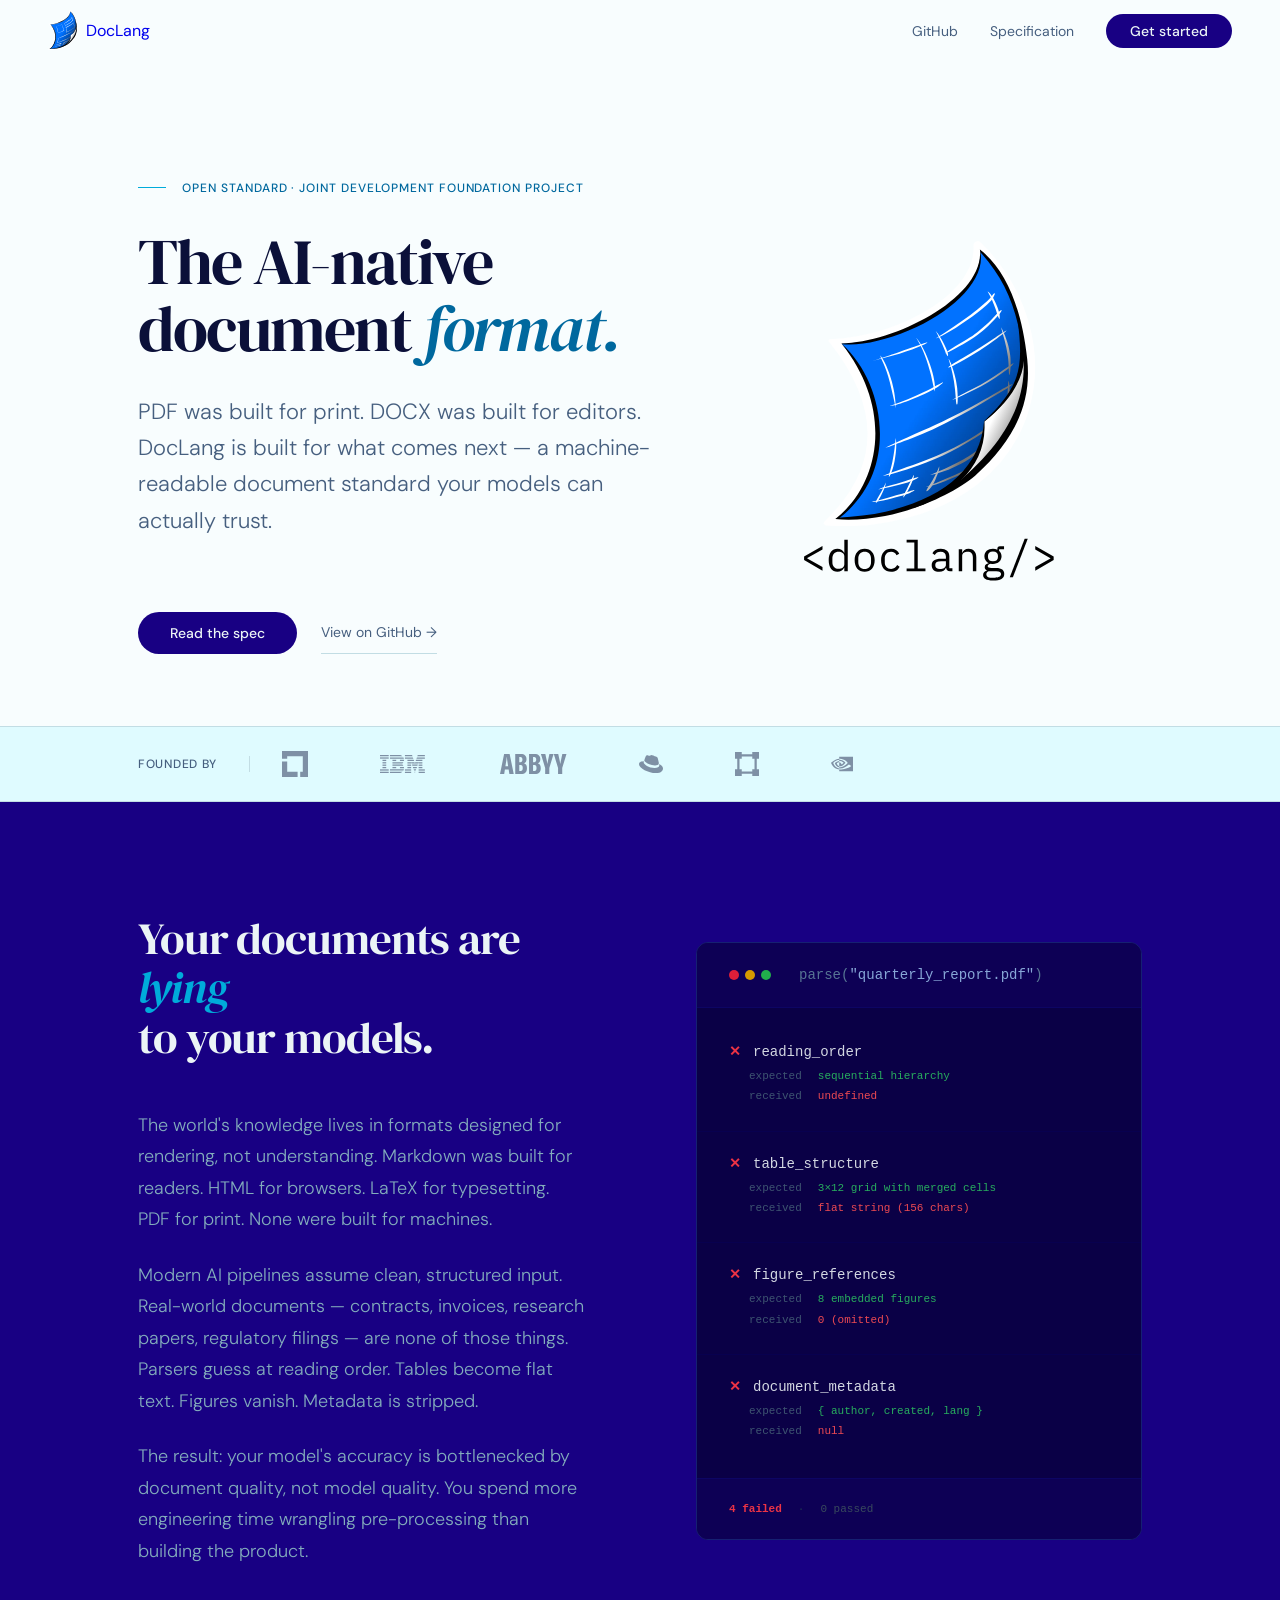
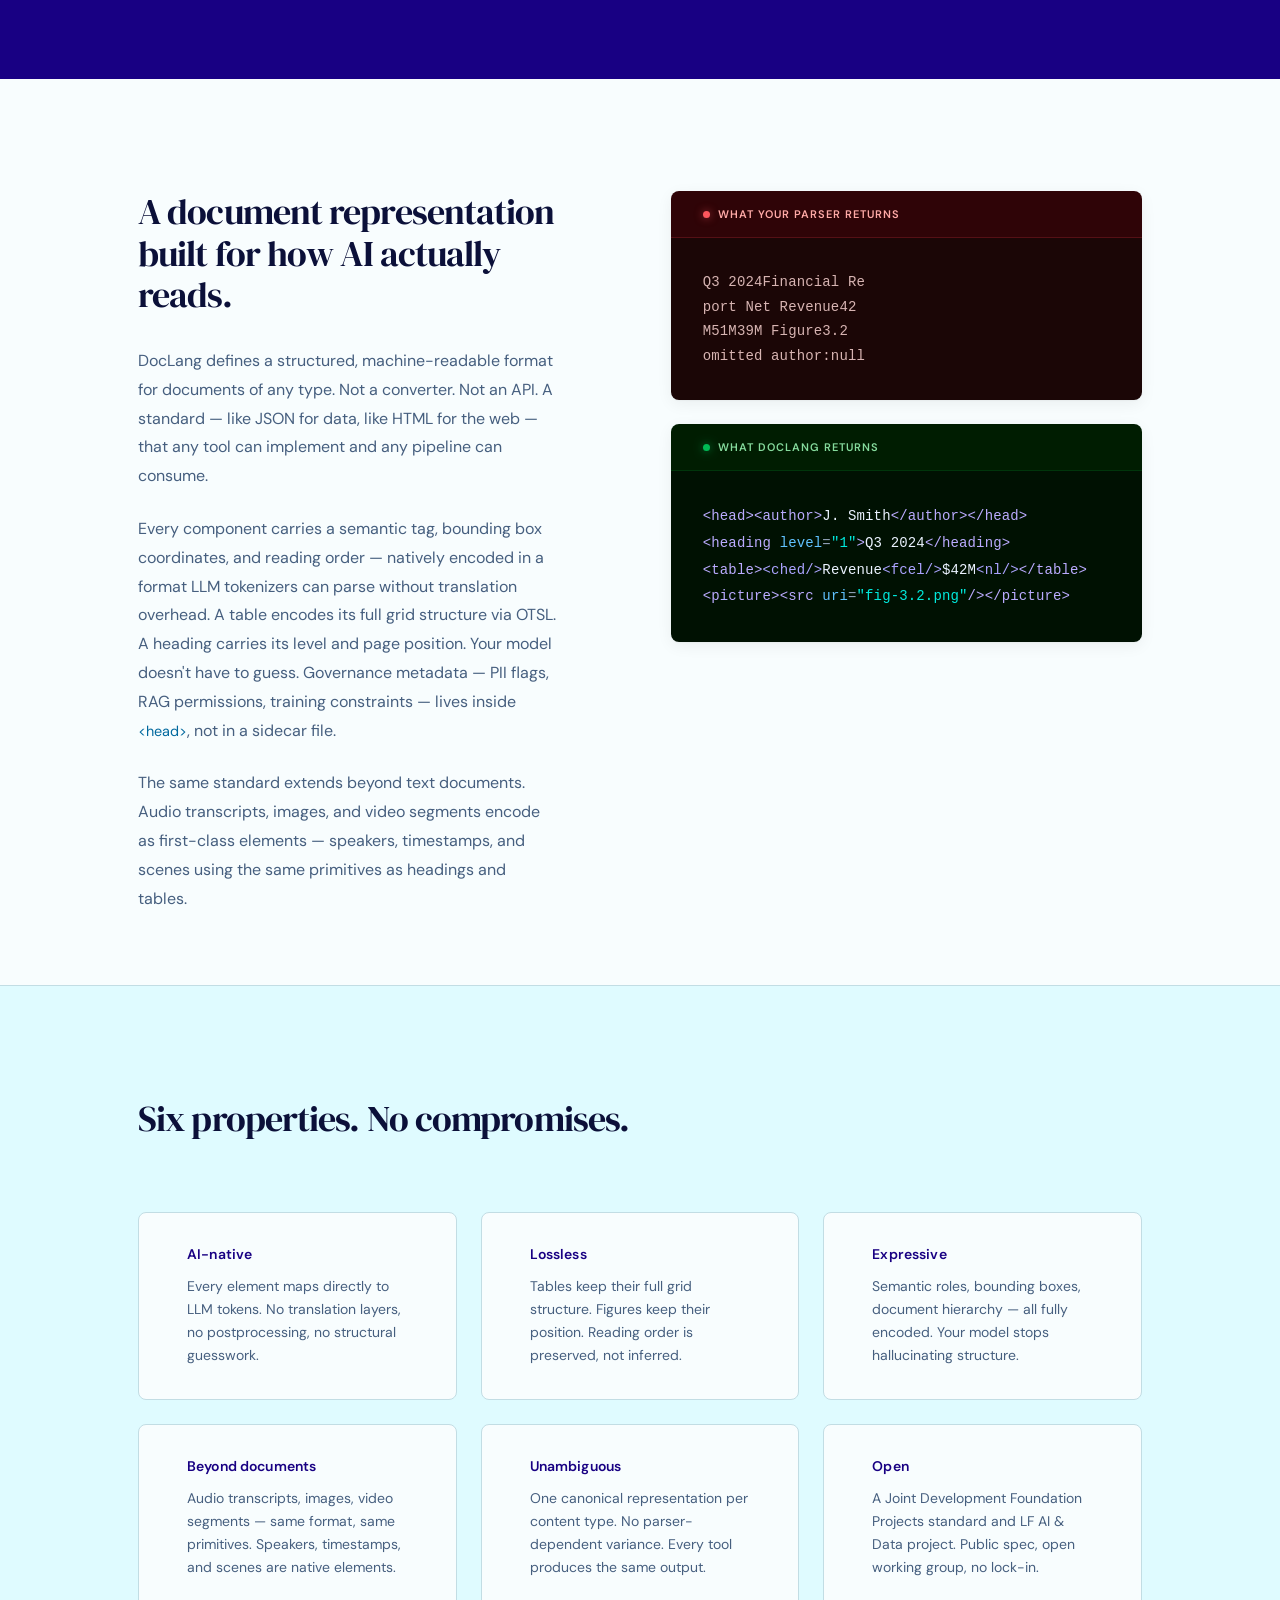
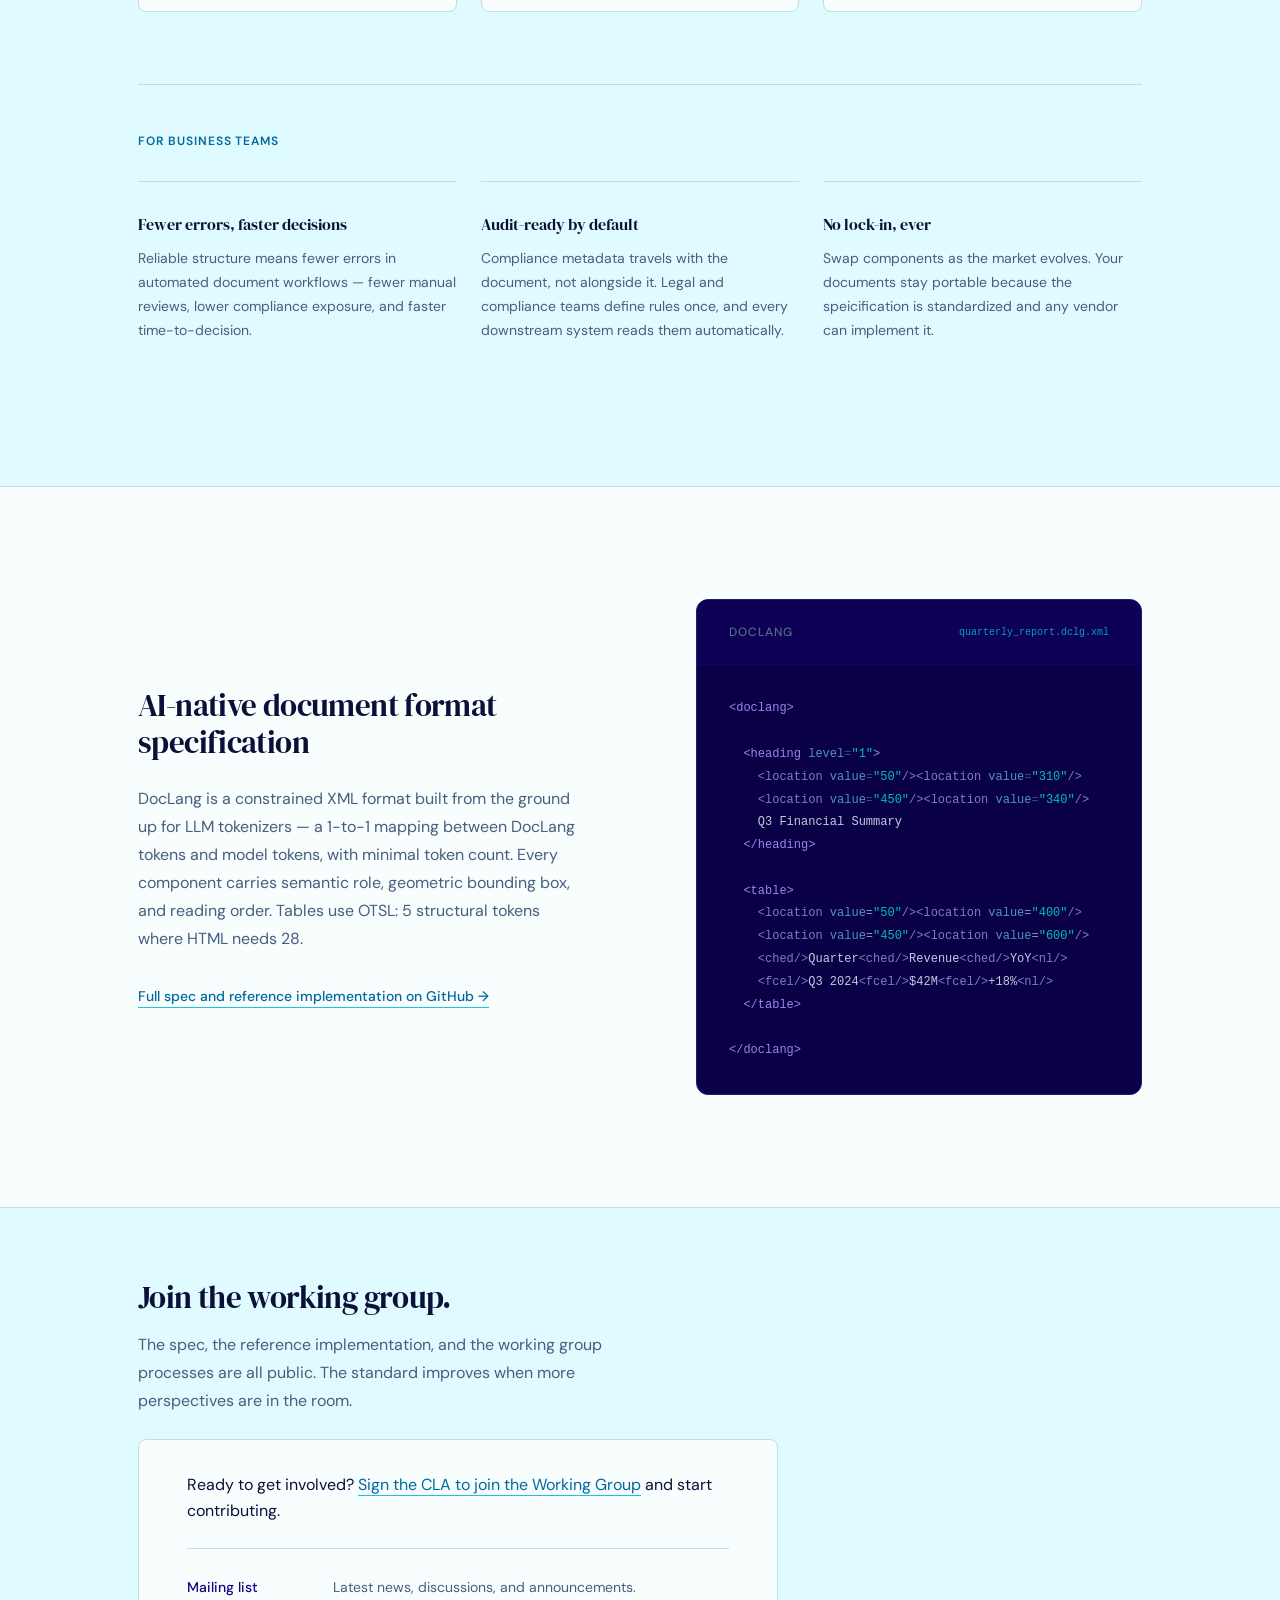
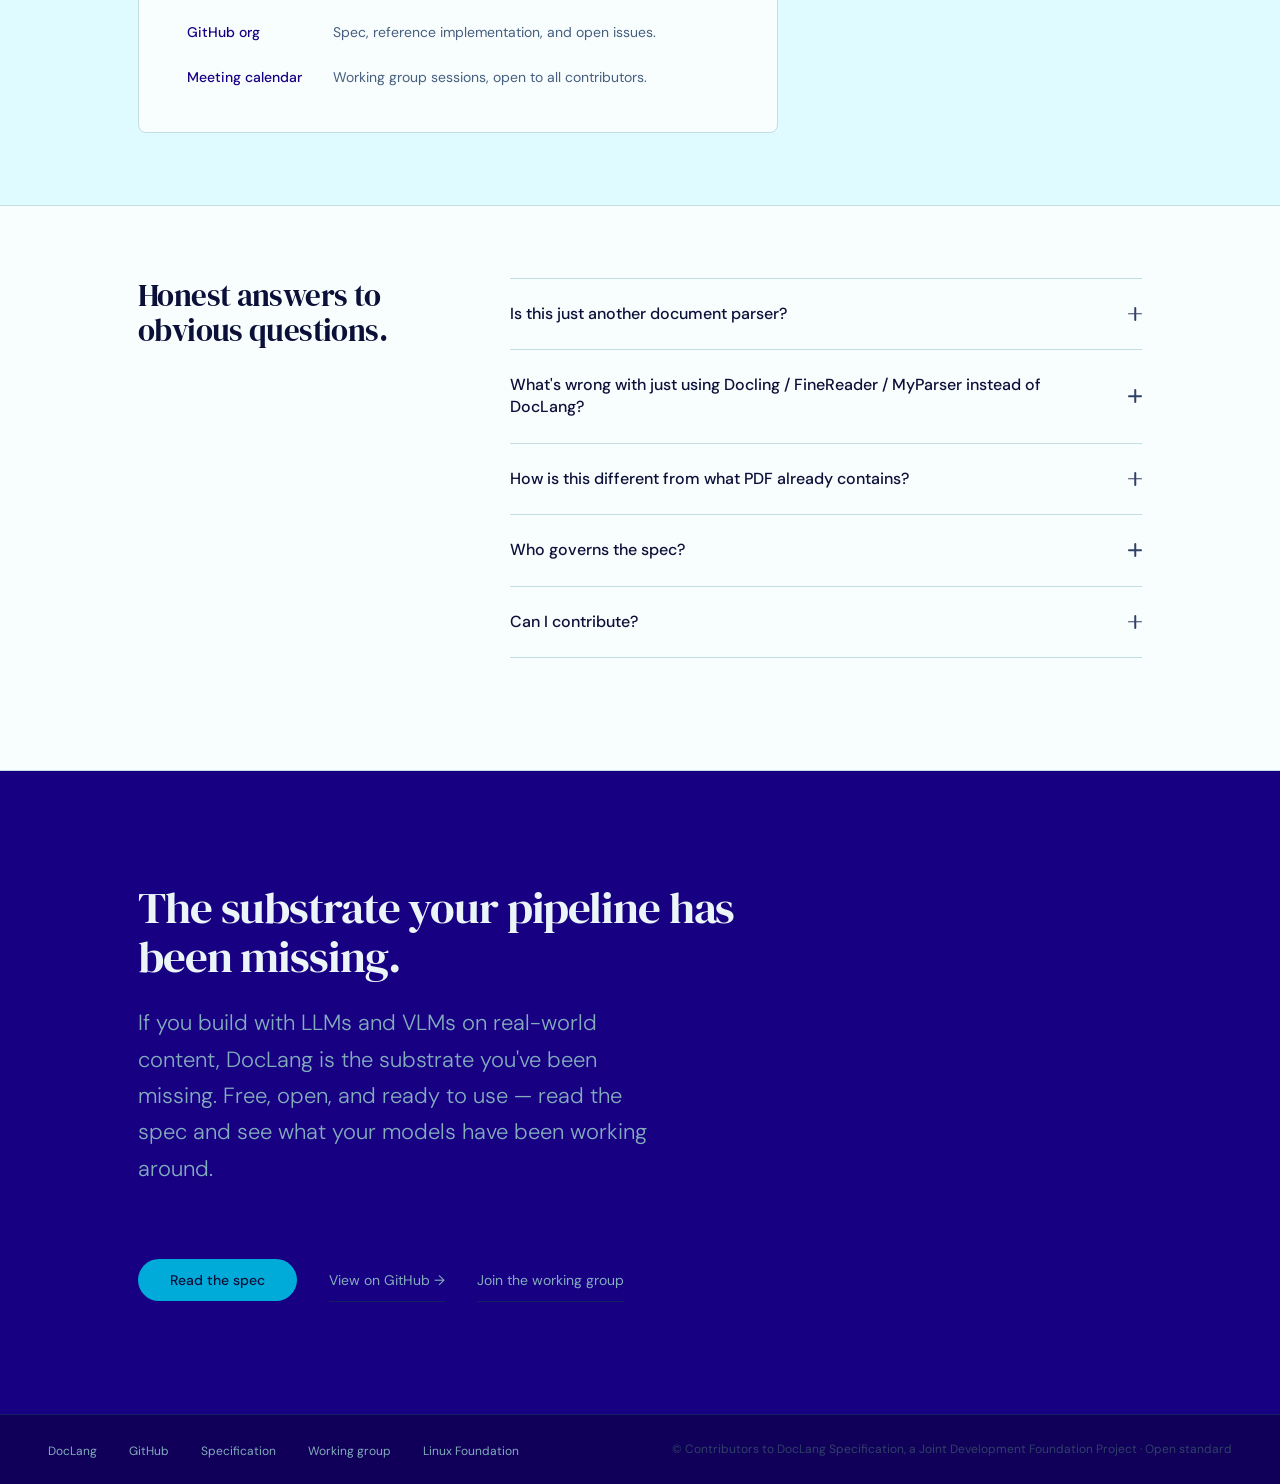
<file: doclang-landing.html>
<!DOCTYPE html>
<html lang="en">
<head>
<meta charset="UTF-8">
<meta name="viewport" content="width=device-width, initial-scale=1.0">
<title>DocLang</title>
<link rel="icon" href="logos/doclang_v3_sail.svg" type="image/svg+xml">
<link rel="preconnect" href="https://fonts.googleapis.com">
<link rel="preconnect" href="https://fonts.gstatic.com" crossorigin>
<link href="https://fonts.googleapis.com/css2?family=DM+Sans:ital,opsz,wght@0,9..40,300;0,9..40,400;0,9..40,500;0,9..40,600;1,9..40,400&family=DM+Serif+Display:ital@0;1&display=swap" rel="stylesheet">
<link rel="stylesheet" href="tokens.css">
<style>
/* Hallmark · macrostructure: Stat-Led · genre: modern-minimal · tone: authoritative
 * theme: custom (Deep Indigo #1B0B82 + Electric Cyan #14A8F5 — DocLang_MiniBrandGuide.pdf)
 * nav: N5-condensed · footer: Ft2 inline · enrichment: none (typography only)
 * pre-emit critique: P4 H4 E4 S4 R4 V4
 */

/* ── RESET ────────────────────────────────────────────────────────────── */
*, *::before, *::after { box-sizing: border-box; margin: 0; padding: 0; }
html, body { overflow-x: clip; }

@media (prefers-reduced-motion: no-preference) {
  html { scroll-behavior: smooth; }
}

body {
  font-family: var(--font-body);
  color: var(--color-ink);
  background: var(--color-paper);
  -webkit-font-smoothing: antialiased;
}

/* ── NAV — N5 condensed ───────────────────────────────────────────────── */
.nav {
  position: sticky;
  top: 0;
  z-index: var(--z-nav);
  height: 60px;
  padding: 0 var(--space-xl);
  display: flex;
  align-items: center;
  justify-content: space-between;
  background: var(--color-paper-nav);
  backdrop-filter: blur(14px);
  -webkit-backdrop-filter: blur(14px);
}

.nav-logo {
  display: inline-flex;
  align-items: center;
  text-decoration: none;
  flex-shrink: 0;
}

.nav-logomark {
  height: 40px;
  width: auto;
}

.nav-links {
  display: flex;
  align-items: center;
  gap: var(--space-lg);
  list-style: none;
}

.nav-links a {
  font-size: var(--text-sm);
  font-weight: 400;
  color: var(--color-ink-2);
  text-decoration: none;
  transition: color var(--dur-short) var(--ease-out);
  white-space: nowrap;
}

.nav-links a:hover { color: var(--color-ink); }

.nav-links a:focus-visible {
  outline: 2px solid var(--color-focus);
  outline-offset: 4px;
  border-radius: var(--radius-sm);
}

.nav-cta {
  background: var(--color-brand) !important;
  color: var(--color-ink-on-dark) !important;
  font-weight: 500 !important;
  padding: var(--space-2xs) var(--space-md) !important;
  border-radius: var(--radius-pill) !important;
  transition: background var(--dur-short) var(--ease-out) !important;
}

.nav-cta:hover { background: var(--color-brand-mid) !important; }

/* ── SHARED ───────────────────────────────────────────────────────────── */
.container {
  max-width: 1100px;
  margin: 0 auto;
  padding-left: var(--space-xl);
  padding-right: var(--space-xl);
}

/* Heading overflow discipline */
h1, h2, h3 {
  overflow-wrap: anywhere;
  min-width: 0;
}

/* ── BUTTONS ──────────────────────────────────────────────────────────── */
.btn-primary {
  display: inline-flex;
  align-items: center;
  background: var(--color-brand);
  color: var(--color-ink-on-dark);
  font-family: var(--font-body);
  font-size: var(--text-sm);
  font-weight: 500;
  padding: var(--space-xs) var(--space-lg);
  border-radius: var(--radius-pill);
  text-decoration: none;
  transition: background var(--dur-short) var(--ease-out);
  white-space: nowrap;
}

.btn-primary:hover { background: var(--color-brand-mid); }

.btn-primary:focus-visible {
  outline: 2px solid var(--color-focus);
  outline-offset: 3px;
}

.btn-secondary {
  display: inline-flex;
  align-items: center;
  color: var(--color-ink-2);
  font-family: var(--font-body);
  font-size: var(--text-sm);
  font-weight: 400;
  padding: var(--space-xs) 0;
  text-decoration: none;
  border-bottom: 1px solid var(--color-rule);
  transition:
    color var(--dur-short) var(--ease-out),
    border-color var(--dur-short) var(--ease-out);
  white-space: nowrap;
}

.btn-secondary:hover {
  color: var(--color-ink);
  border-color: var(--color-ink-2);
}

.btn-secondary:focus-visible {
  outline: 2px solid var(--color-focus);
  outline-offset: 4px;
  border-radius: var(--radius-sm);
}

.btn-accent {
  display: inline-flex;
  align-items: center;
  background: var(--color-accent);
  color: var(--color-ink);
  font-family: var(--font-body);
  font-size: var(--text-sm);
  font-weight: 500;
  padding: var(--space-xs) var(--space-lg);
  border-radius: var(--radius-pill);
  text-decoration: none;
  transition: background var(--dur-short) var(--ease-out);
  white-space: nowrap;
}

.btn-accent:hover { background: var(--color-accent-bright); }

.btn-accent:focus-visible {
  outline: 2px solid var(--color-ink-on-dark);
  outline-offset: 3px;
}

.btn-ghost-light {
  display: inline-flex;
  align-items: center;
  color: var(--color-ink-2-on-dark);
  font-family: var(--font-body);
  font-size: var(--text-sm);
  font-weight: 400;
  padding: var(--space-xs) 0;
  text-decoration: none;
  border-bottom: 1px solid var(--color-rule-on-dark);
  transition:
    color var(--dur-short) var(--ease-out),
    border-color var(--dur-short) var(--ease-out);
  white-space: nowrap;
}

.btn-ghost-light:hover {
  color: var(--color-ink-on-dark);
  border-color: var(--color-ink-2-on-dark);
}

.btn-ghost-light:focus-visible {
  outline: 2px solid var(--color-focus-on-dark);
  outline-offset: 4px;
  border-radius: var(--radius-sm);
}

/* ── HERO — Stat-Led assertion ────────────────────────────────────────── */
.hero {
  padding-top: var(--space-3xl);
  padding-bottom: var(--space-2xl);
  border-bottom: 1px solid var(--color-rule);
}

.hero-inner {
  display: grid;
  grid-template-columns: minmax(0, 1fr) minmax(0, 420px);
  gap: var(--space-2xl);
  align-items: center;
}

.hero-logo {
  display: flex;
  justify-content: center;
  align-items: center;
}

.hero-logo img {
  width: 100%;
  max-width: 380px;
  height: auto;
}

.hero-kicker {
  display: inline-flex;
  align-items: center;
  gap: var(--space-sm);
  font-size: var(--text-xs);
  font-weight: 500;
  letter-spacing: 0.08em;
  text-transform: uppercase;
  color: var(--color-accent-deep);
  margin-bottom: var(--space-lg);
}

.hero-kicker-rule {
  display: block;
  width: 28px;
  height: 1px;
  background: var(--color-accent);
  flex-shrink: 0;
}

.hero h1 {
  font-family: var(--font-display);
  font-size: var(--text-display);
  font-weight: 400;
  line-height: 1.05;
  letter-spacing: -0.03em;
  color: var(--color-ink);
  margin-bottom: var(--space-lg);
}

.hero h1 em {
  font-style: italic;
  color: var(--color-accent-deep);
}

.hero-sub {
  font-size: var(--text-xl);
  line-height: 1.65;
  color: var(--color-ink-2);
  max-width: 560px;
  margin-bottom: var(--space-2xl);
  font-weight: 300;
}

.hero-actions {
  display: flex;
  align-items: center;
  gap: var(--space-md);
  flex-wrap: wrap;
}

/* ── STAT GRID ────────────────────────────────────────────────────────── */
.stats {
  border-bottom: 1px solid var(--color-rule);
}

.stats-grid {
  display: grid;
  grid-template-columns: repeat(4, minmax(0, 1fr));
}

.stat-cell {
  padding: var(--space-xl) var(--space-xl) var(--space-xl) 0;
  border-right: 1px solid var(--color-rule);
}

.stat-cell:last-child { border-right: none; }

.stat-num {
  font-family: var(--font-display);
  font-size: var(--text-3xl);
  font-weight: 400;
  color: var(--color-brand);
  line-height: 1;
  margin-bottom: var(--space-xs);
}

.stat-label {
  font-size: var(--text-sm);
  color: var(--color-ink-2);
  line-height: 1.55;
}

/* ── PROOF BAR ────────────────────────────────────────────────────────── */
.proof {
  border-bottom: 1px solid var(--color-rule);
  background: var(--color-paper-2);
}

.proof-inner {
  display: flex;
  align-items: center;
  gap: var(--space-lg);
  padding-top: var(--space-md);
  padding-bottom: var(--space-md);
  flex-wrap: wrap;
}

.proof-label {
  font-size: var(--text-xs);
  font-weight: 500;
  letter-spacing: 0.06em;
  text-transform: uppercase;
  color: var(--color-ink-2);
  white-space: nowrap;
  flex-shrink: 0;
}

.proof-divider {
  width: 1px;
  height: 16px;
  background: var(--color-rule);
  flex-shrink: 0;
}

.proof-logos {
  display: flex;
  align-items: center;
  gap: var(--space-2xl);
  flex-wrap: wrap;
}

.proof-logo {
  display: flex;
  align-items: center;
  color: var(--color-ink);
  opacity: 0.45;
  transition: opacity var(--dur-short) var(--ease-out);
  flex-shrink: 0;
}

.proof-logo-link {
  display: inline-flex;
  align-items: center;
  color: inherit;
  text-decoration: none;
  flex-shrink: 0;
}

.proof-logo-link:hover .proof-logo,
.proof-logo-link:focus-visible .proof-logo {
  opacity: 0.75;
}

.proof-logo-link:focus-visible {
  outline: 2px solid var(--color-ink);
  outline-offset: 4px;
  border-radius: 2px;
}

.proof-logo:hover { opacity: 0.75; }

.proof-logo svg {
  display: block;
  fill: currentColor;
}

/* Wordmarks — wider, shorter */
.proof-logo--ibm svg   { height: 18px; width: auto; }
.proof-logo--abbyy svg { height: 20px; width: auto; }

/* Icon marks — squarish, slightly taller to match visual weight */
.proof-logo--lf svg     { height: 26px; width: auto; }
.proof-logo--nvidia svg { height: 22px; width: auto; }
.proof-logo--redhat svg { height: 24px; width: auto; }
.proof-logo--hs svg     { height: 24px; width: auto; }

/* ── PROBLEM — dark indigo ────────────────────────────────────────────── */
.problem {
  background: var(--color-paper-dark);
  padding-top: var(--space-3xl);
  padding-bottom: var(--space-3xl);
}

.problem-layout {
  display: grid;
  grid-template-columns: minmax(0, 1fr) minmax(0, 1fr);
  gap: var(--space-3xl);
  align-items: center;
}

.problem h2 {
  font-family: var(--font-display);
  font-size: clamp(1.875rem, 3.5vw, 3.25rem);
  font-weight: 400;
  line-height: 1.1;
  letter-spacing: -0.025em;
  color: var(--color-ink-on-dark);
  margin-bottom: var(--space-xl);
}

.problem h2 em {
  font-style: italic;
  color: var(--color-accent);
}

.problem-body {
  font-size: var(--text-lg);
  color: var(--color-ink-2-on-dark);
  line-height: 1.75;
  font-weight: 300;
}

.problem-body + .problem-body { margin-top: var(--space-md); }

/* Parse report card */
.parse-report {
  background: oklch(14% 0.150 272);
  border: 1px solid oklch(30% 0.140 270);
  border-radius: var(--radius-lg);
  overflow: hidden;
  font-family: ui-monospace, 'SF Mono', 'Cascadia Code', 'Fira Code', monospace;
}

.pr-header {
  display: flex;
  align-items: center;
  gap: var(--space-sm);
  padding: var(--space-md) var(--space-lg);
  background: oklch(17% 0.165 272);
  border-bottom: 1px solid oklch(24% 0.150 270);
}

.pr-dots {
  display: flex;
  gap: 6px;
  flex-shrink: 0;
}

.pr-dot {
  width: 10px;
  height: 10px;
  border-radius: 50%;
}

.pr-dot--red    { background: oklch(58% 0.22 22); }
.pr-dot--yellow { background: oklch(72% 0.17 85); }
.pr-dot--green  { background: oklch(66% 0.18 148); }

.pr-cmd {
  font-size: var(--text-sm);
  color: oklch(55% 0.06 250);
  font-family: inherit;
  margin-left: var(--space-xs);
}

.pr-cmd em {
  font-style: normal;
  color: oklch(72% 0.08 260);
}

.pr-failures {
  padding: var(--space-xs) 0;
}

.pr-item {
  padding: var(--space-md) var(--space-lg);
  border-bottom: 1px solid oklch(20% 0.130 270);
}

.pr-item:last-child { border-bottom: none; }

.pr-item-head {
  display: flex;
  align-items: center;
  gap: var(--space-xs);
  margin-bottom: 6px;
}

.pr-x {
  color: oklch(62% 0.22 22);
  font-size: var(--text-sm);
  font-weight: 700;
  line-height: 1;
}

.pr-test {
  font-size: var(--text-sm);
  color: oklch(88% 0.015 270);
  font-weight: 500;
}

.pr-row {
  display: flex;
  align-items: baseline;
  gap: var(--space-sm);
  font-size: 11px;
  padding-left: 20px;
  line-height: 1.85;
}

.pr-key {
  color: oklch(44% 0.055 255);
  min-width: 52px;
  flex-shrink: 0;
}

.pr-good { color: oklch(66% 0.16 152); }
.pr-bad  { color: oklch(64% 0.20 22); }

.pr-footer {
  display: flex;
  align-items: center;
  gap: var(--space-sm);
  padding: var(--space-md) var(--space-lg);
  border-top: 1px solid oklch(24% 0.150 270);
  background: oklch(17% 0.165 272);
  font-size: 11px;
}

.pr-count-fail { color: oklch(62% 0.22 22); font-weight: 600; }
.pr-count-pass { color: oklch(40% 0.040 255); }
.pr-sep        { color: oklch(32% 0.060 255); }

/* ── WHAT IS DOCLANG ──────────────────────────────────────────────────── */
.what {
  padding-top: var(--space-3xl);
  padding-bottom: var(--space-2xl);
  border-bottom: 1px solid var(--color-rule);
}

.what-layout {
  display: grid;
  grid-template-columns: minmax(0, 1fr) minmax(0, 1.12fr);
  gap: var(--space-3xl);
  align-items: stretch;
}

.what-layout > div:last-child { align-self: stretch; }

.what h2 {
  font-family: var(--font-display);
  font-size: clamp(1.625rem, 2.8vw, 2.75rem);
  font-weight: 400;
  line-height: 1.15;
  letter-spacing: -0.025em;
  color: var(--color-ink);
  margin-bottom: var(--space-lg);
}

.what-body {
  font-size: var(--text-md);
  color: var(--color-ink-2);
  line-height: 1.8;
}

.what-body + .what-body { margin-top: var(--space-md); }

.what-callout {
  background: var(--color-paper-2);
  border: 1px solid var(--color-rule);
  border-radius: var(--radius-lg);
  padding: var(--space-xl);
}

.callout-heading {
  font-size: var(--text-xs);
  font-weight: 600;
  letter-spacing: 0.08em;
  text-transform: uppercase;
  color: var(--color-accent-deep);
  margin-bottom: var(--space-md);
}

.callout-list {
  list-style: none;
}

.callout-list li {
  display: flex;
  align-items: flex-start;
  gap: var(--space-sm);
  padding: var(--space-sm) 0;
  border-bottom: 1px solid var(--color-rule);
  font-size: var(--text-sm);
  color: var(--color-ink);
  line-height: 1.65;
}

.callout-list li:last-child {
  border-bottom: none;
  padding-bottom: 0;
}

.list-dot {
  display: block;
  width: 5px;
  height: 5px;
  border-radius: 50%;
  background: var(--color-accent);
  flex-shrink: 0;
  margin-top: 6px;
}

/* ── WHY — rule-separated rows ────────────────────────────────────────── */
.why {
  background: var(--color-paper-2);
  padding-top: var(--space-3xl);
  padding-bottom: var(--space-3xl);
  border-bottom: 1px solid var(--color-rule);
}

.why-head {
  max-width: none;
  margin-bottom: var(--space-2xl);
}

.why-head h2 { white-space: nowrap; }

@media (max-width: 560px) {
  .why-head h2 { white-space: normal; }
}

.why-head h2 {
  font-family: var(--font-display);
  font-size: clamp(1.625rem, 2.8vw, 2.75rem);
  font-weight: 400;
  line-height: 1.15;
  letter-spacing: -0.025em;
  color: var(--color-ink);
}

.features-grid {
  display: grid;
  grid-template-columns: repeat(3, minmax(0, 1fr));
  gap: var(--space-md);
}

.feature-card {
  background: var(--color-paper);
  border: 1px solid var(--color-rule);
  border-radius: var(--radius-md);
  padding: var(--space-lg) var(--space-xl);
}

.feature-card-name {
  font-size: var(--text-sm);
  font-weight: 600;
  color: var(--color-brand);
  margin-bottom: var(--space-xs);
  letter-spacing: 0.01em;
}

.feature-card-desc {
  font-size: var(--text-sm);
  color: var(--color-ink-2);
  line-height: 1.65;
}

/* ── BUSINESS NOTES (For business teams) ─────────────────────────────── */
.business-notes {
  margin-top: var(--space-2xl);
  padding-top: var(--space-xl);
  border-top: 1px solid var(--color-rule);
}

.business-notes-title {
  font-size: var(--text-xs);
  font-weight: 600;
  letter-spacing: 0.08em;
  text-transform: uppercase;
  color: var(--color-accent-deep);
  margin-bottom: var(--space-lg);
}

.business-notes-grid {
  display: grid;
  grid-template-columns: repeat(3, minmax(0, 1fr));
  gap: var(--space-md);
}

.business-note-card {
  padding: var(--space-lg) 0;
  border-top: 1px solid var(--color-rule);
}

.business-note-label {
  font-family: var(--font-display);
  font-size: var(--text-md);
  font-weight: 400;
  color: var(--color-ink);
  margin-bottom: var(--space-xs);
  line-height: 1.3;
}

.business-note-card p {
  font-size: var(--text-sm);
  color: var(--color-ink-2);
  line-height: 1.7;
}

/* ── HOW IT WORKS ─────────────────────────────────────────────────────── */
.how {
  padding-top: var(--space-3xl);
  padding-bottom: var(--space-3xl);
  border-bottom: 1px solid var(--color-rule);
}

.how-layout {
  display: grid;
  grid-template-columns: minmax(0, 1fr) minmax(0, 1fr);
  gap: var(--space-3xl);
  align-items: center;
}

.how h2 {
  font-family: var(--font-display);
  font-size: clamp(1.5rem, 2.4vw, 2.25rem);
  font-weight: 400;
  line-height: 1.2;
  letter-spacing: -0.02em;
  color: var(--color-ink);
  margin-bottom: var(--space-md);
}

.how-body {
  font-size: var(--text-md);
  color: var(--color-ink-2);
  line-height: 1.75;
  margin-bottom: var(--space-lg);
}

.how-link {
  display: inline-flex;
  align-items: center;
  gap: var(--space-xs);
  font-size: var(--text-sm);
  font-weight: 500;
  color: var(--color-accent-deep);
  text-decoration: none;
  border-bottom: 1px solid var(--color-accent-bright);
  padding-bottom: 2px;
  transition:
    color var(--dur-short) var(--ease-out),
    border-color var(--dur-short) var(--ease-out);
  white-space: nowrap;
}

.how-link:hover {
  color: var(--color-brand);
  border-color: var(--color-brand);
}

.how-link:focus-visible {
  outline: 2px solid var(--color-focus);
  outline-offset: 4px;
  border-radius: var(--radius-sm);
}

.how-spec {
  background: var(--color-paper-dark);
  border-radius: var(--radius-lg);
  padding: var(--space-xl);
}

.spec-label {
  font-size: var(--text-xs);
  font-weight: 500;
  letter-spacing: 0.08em;
  text-transform: uppercase;
  color: var(--color-accent-muted);
  margin-bottom: var(--space-md);
}

.spec-list {
  list-style: none;
}

.spec-list li {
  display: flex;
  align-items: flex-start;
  gap: var(--space-sm);
  padding: var(--space-xs) 0;
  border-bottom: 1px solid var(--color-rule-on-dark);
  font-size: var(--text-sm);
  color: var(--color-ink-2-on-dark);
  line-height: 1.6;
}

.spec-list li:last-child {
  border-bottom: none;
  padding-bottom: 0;
}

.spec-dot {
  display: block;
  width: 4px;
  height: 4px;
  border-radius: 50%;
  background: var(--color-accent);
  flex-shrink: 0;
  margin-top: 8px;
}

/* ── CODE CARD — syntax-highlighted JSON (How It Works) ─────────────── */
.code-card {
  background: oklch(14% 0.150 272);
  border: 1px solid oklch(30% 0.140 270);
  border-radius: var(--radius-lg);
  overflow: hidden;
  font-family: ui-monospace, 'SF Mono', 'Cascadia Code', 'Fira Code', monospace;
}

.code-card-header {
  display: flex;
  align-items: center;
  justify-content: space-between;
  padding: var(--space-md) var(--space-lg);
  background: oklch(17% 0.165 272);
  border-bottom: 1px solid oklch(24% 0.150 270);
}

.code-card-label {
  font-family: var(--font-body);
  font-size: var(--text-xs);
  font-weight: 500;
  letter-spacing: 0.08em;
  text-transform: uppercase;
  color: oklch(52% 0.055 250);
}

.code-card-badge {
  font-size: 10px;
  color: oklch(65% 0.12 222);
  font-family: ui-monospace, 'SF Mono', monospace;
}

.code-body {
  padding: var(--space-lg);
  margin: 0;
  font-size: 12px;
  line-height: 1.9;
  color: oklch(68% 0.04 260);
  white-space: pre;
  overflow-x: auto;
}

.tok-tag    { color: oklch(68% 0.14 288); }  /* element tags — blue-violet */
.tok-self   { color: oklch(62% 0.11 286); }  /* self-closing: location, ched, fcel, nl */
.tok-key    { color: oklch(64% 0.10 240); }  /* attribute names */
.tok-str    { color: oklch(72% 0.13 188); }  /* attribute / string values */
.tok-num    { color: oklch(72% 0.16 65);  }  /* numbers */
.tok-bool-t { color: oklch(68% 0.15 152); }  /* true */
.tok-bool-f { color: oklch(64% 0.18 22);  }  /* false */
.tok-punct  { color: oklch(42% 0.04 260); }  /* brackets, punctuation */
.tok-content{ color: oklch(84% 0.03 260); }  /* text content inside elements */

/* ── COMPARE STACK — before / after (What Is DocLang) ───────────────── */
.compare-stack {
  display: flex;
  flex-direction: column;
  gap: var(--space-md);
  position: sticky;
  top: var(--space-xl);
}

.compare-card {
  border-radius: var(--radius-md);
  overflow: hidden;
  font-family: ui-monospace, 'SF Mono', 'Cascadia Code', monospace;
  box-shadow: 0 1px 2px rgba(0,0,0,0.04), 0 4px 16px rgba(0,0,0,0.06);
}

.compare-card-header {
  display: flex;
  align-items: center;
  gap: 8px;
  padding: var(--space-sm) var(--space-lg);
  font-family: var(--font-body);
  font-size: 11px;
  font-weight: 600;
  letter-spacing: 0.09em;
  text-transform: uppercase;
}

.compare-card-dot {
  width: 7px;
  height: 7px;
  border-radius: 50%;
  flex-shrink: 0;
}

.compare-card--before .compare-card-header {
  background: oklch(20% 0.07 22);
  color: oklch(82% 0.10 22);
  border-bottom: 1px solid oklch(30% 0.10 22);
}

.compare-card--before .compare-card-dot {
  background: oklch(68% 0.20 22);
  box-shadow: 0 0 8px oklch(68% 0.20 22 / 0.6);
}

.compare-card--before .compare-card-body {
  background: oklch(16% 0.04 22);
  color: oklch(80% 0.04 22);
  padding: var(--space-lg);
  font-size: 14px;
  line-height: 1.75;
  word-break: break-word;
  letter-spacing: 0.01em;
}

.compare-card--after .compare-card-header {
  background: oklch(19% 0.08 152);
  color: oklch(82% 0.12 152);
  border-bottom: 1px solid oklch(28% 0.10 152);
}

.compare-card--after .compare-card-dot {
  background: oklch(68% 0.20 152);
  box-shadow: 0 0 8px oklch(68% 0.20 152 / 0.6);
}

.compare-card--after .compare-card-body {
  background: oklch(15% 0.05 152);
  padding: var(--space-lg);
  font-size: 14px;
  line-height: 1.9;
  letter-spacing: 0.01em;
}

.compare-code-line {
  display: block;
  white-space: nowrap;
  overflow-x: auto;
}

/* Brighter token colors inside the compare-after card for stronger contrast on dark green */
.compare-card--after .tok-tag     { color: oklch(80% 0.16 288); }
.compare-card--after .tok-self    { color: oklch(76% 0.14 286); }
.compare-card--after .tok-key     { color: oklch(78% 0.13 240); }
.compare-card--after .tok-str     { color: oklch(84% 0.15 188); }
.compare-card--after .tok-content { color: oklch(96% 0.02 260); }
.compare-card--after .tok-punct   { color: oklch(72% 0.04 260); }

/* ── WHY ICONS ───────────────────────────────────────────────────────── */
.why-icon {
  display: flex;
  align-items: flex-start;
  justify-content: center;
  padding-top: 2px;
  color: var(--color-brand);
}

/* ── CONTRIBUTE ───────────────────────────────────────────────────────── */
.contribute {
  background: var(--color-accent-light);
  padding-top: var(--space-2xl);
  padding-bottom: var(--space-2xl);
  border-bottom: 1px solid var(--color-rule);
}

.contribute h2 {
  font-family: var(--font-display);
  font-size: clamp(1.5rem, 2.4vw, 2.25rem);
  font-weight: 400;
  line-height: 1.15;
  letter-spacing: -0.02em;
  color: var(--color-ink);
  margin-bottom: var(--space-sm);
}

.contribute-body {
  font-size: var(--text-md);
  color: var(--color-ink-2);
  line-height: 1.75;
  max-width: 520px;
  margin-bottom: var(--space-md);
}

.contribute-card {
  display: block;
  background: var(--color-paper);
  border: 1px solid var(--color-rule);
  border-radius: var(--radius-md);
  padding: var(--space-lg) var(--space-xl);
  max-width: 640px;
}

.contribute-card-lead {
  font-size: var(--text-md);
  color: var(--color-ink);
  line-height: 1.6;
  margin-bottom: var(--space-md);
}

.contribute-card-lead a {
  color: var(--color-accent-deep);
  text-decoration: none;
  border-bottom: 1px solid var(--color-accent-bright);
  transition:
    color var(--dur-short) var(--ease-out),
    border-color var(--dur-short) var(--ease-out);
}

.contribute-card-lead a:hover {
  color: var(--color-brand);
  border-color: var(--color-brand);
}

.contribute-links {
  list-style: none;
  padding-top: var(--space-sm);
  border-top: 1px solid var(--color-rule);
}

.contribute-links li {
  display: flex;
  align-items: baseline;
  gap: var(--space-sm);
  padding: var(--space-xs) 0;
  font-size: var(--text-sm);
  line-height: 1.5;
}

.contribute-links a {
  color: var(--color-brand);
  font-weight: 500;
  text-decoration: none;
  white-space: nowrap;
  flex-shrink: 0;
  min-width: 130px;
}

.contribute-links a:hover { color: var(--color-brand-mid); }

.contribute-link-desc {
  color: var(--color-ink-2);
}

/* ── FAQ — sidebar layout ─────────────────────────────────────────────── */
.faq {
  padding-top: var(--space-2xl);
  padding-bottom: var(--space-3xl);
  border-bottom: 1px solid var(--color-rule);
}

.faq-layout {
  display: grid;
  grid-template-columns: 260px minmax(0, 1fr);
  gap: var(--space-3xl);
  align-items: start;
}

.faq-sidebar h2 {
  font-family: var(--font-display);
  font-size: clamp(1.5rem, 2.4vw, 2.25rem);
  font-weight: 400;
  line-height: 1.15;
  letter-spacing: -0.02em;
  color: var(--color-ink);
  position: sticky;
  top: calc(60px + var(--space-xl));
}

.faq-list { }

.faq-item {
  border-top: 1px solid var(--color-rule);
}

.faq-item:last-child { border-bottom: 1px solid var(--color-rule); }

.faq-item > summary {
  list-style: none;
  cursor: pointer;
  padding: var(--space-md) 0;
  display: flex;
  align-items: center;
  justify-content: space-between;
  gap: var(--space-md);
  font-size: var(--text-md);
  font-weight: 500;
  color: var(--color-ink);
  line-height: 1.4;
  transition: color var(--dur-short) var(--ease-out);
}

.faq-item > summary::-webkit-details-marker { display: none; }
.faq-item > summary:hover { color: var(--color-accent-deep); }
.faq-item > summary:focus-visible {
  outline: 2px solid var(--color-ink);
  outline-offset: 4px;
  border-radius: 2px;
}

.faq-icon {
  flex-shrink: 0;
  width: 14px;
  height: 14px;
  position: relative;
  color: var(--color-ink-3);
  transition: transform var(--dur-short) var(--ease-out), color var(--dur-short) var(--ease-out);
}

.faq-icon::before,
.faq-icon::after {
  content: "";
  position: absolute;
  background: currentColor;
  border-radius: 1px;
  top: 50%;
  left: 50%;
}

.faq-icon::before {
  width: 14px;
  height: 1.5px;
  transform: translate(-50%, -50%);
}

.faq-icon::after {
  width: 1.5px;
  height: 14px;
  transform: translate(-50%, -50%);
  transition: transform var(--dur-short) var(--ease-out);
}

.faq-item[open] > summary { color: var(--color-ink); }
.faq-item[open] .faq-icon { color: var(--color-ink); }
.faq-item[open] .faq-icon::after { transform: translate(-50%, -50%) scaleY(0); }

.faq-answer {
  padding: 0 0 var(--space-lg) 0;
}

.faq-answer p {
  font-size: var(--text-sm);
  color: var(--color-ink-2);
  line-height: 1.75;
}

.faq-answer p + p { margin-top: var(--space-xs); }

.faq-answer em {
  color: var(--color-ink);
  font-style: normal;
  font-weight: 500;
}

/* ── CLOSING CTA — dark indigo ────────────────────────────────────────── */
.cta {
  background: var(--color-paper-dark);
  padding-top: var(--space-3xl);
  padding-bottom: var(--space-3xl);
}

.cta-inner {
  max-width: 680px;
}

.cta h2 {
  font-family: var(--font-display);
  font-size: clamp(1.875rem, 3.5vw, 3.25rem);
  font-weight: 400;
  line-height: 1.1;
  letter-spacing: -0.025em;
  color: var(--color-ink-on-dark);
  margin-bottom: var(--space-md);
}

.cta-body {
  font-size: var(--text-xl);
  color: var(--color-ink-2-on-dark);
  line-height: 1.65;
  max-width: 520px;
  margin-bottom: var(--space-2xl);
  font-weight: 300;
}

.cta-actions {
  display: flex;
  align-items: center;
  gap: var(--space-lg);
  flex-wrap: wrap;
}

/* ── FOOTER — Ft2 Inline single line ─────────────────────────────────── */
.footer {
  background: var(--color-paper-dark-2);
  border-top: 1px solid var(--color-rule-on-dark);
  padding: var(--space-md) var(--space-xl);
  display: flex;
  align-items: center;
  justify-content: space-between;
  flex-wrap: wrap;
  gap: var(--space-md);
}

.footer-links {
  display: flex;
  align-items: center;
  gap: var(--space-lg);
  list-style: none;
  flex-wrap: wrap;
}

.footer-links a {
  font-size: var(--text-xs);
  color: var(--color-ink-2-on-dark);
  text-decoration: none;
  transition: color var(--dur-short) var(--ease-out);
  white-space: nowrap;
}

.footer-links a:hover { color: var(--color-ink-on-dark); }

.footer-links a:focus-visible {
  outline: 2px solid var(--color-accent);
  outline-offset: 4px;
  border-radius: var(--radius-sm);
}

.footer-copy {
  font-size: var(--text-xs);
  color: var(--color-ink-3);
}

/* ── RESPONSIVE ───────────────────────────────────────────────────────── */
@media (max-width: 860px) {
  .stats-grid { grid-template-columns: repeat(2, minmax(0, 1fr)); }
  .stat-cell:nth-child(2) { border-right: none; }
  .stat-cell:nth-child(3) { border-right: 1px solid var(--color-rule); }
  .stat-cell:nth-child(3),
  .stat-cell:nth-child(4) {
    border-top: 1px solid var(--color-rule);
  }

  .features-grid { grid-template-columns: repeat(2, minmax(0, 1fr)); }
  .business-notes-grid { grid-template-columns: repeat(2, minmax(0, 1fr)); }

  .hero-inner,
  .problem-layout,
  .what-layout,
  .how-layout,
  .faq-layout {
    grid-template-columns: minmax(0, 1fr);
    gap: var(--space-xl);
  }

  .hero-logo { display: none; }

  .faq-sidebar h2 { position: static; }

  .compare-stack { position: static; }
}

@media (max-width: 640px) {
  :root {
    --space-3xl: 4rem;
    --space-2xl: 3rem;
  }

  .nav { padding: 0 var(--space-md); }
  .nav-links li:not(:last-child) { display: none; }

  .container {
    padding-left: var(--space-md);
    padding-right: var(--space-md);
  }

  .stats-grid { grid-template-columns: minmax(0, 1fr); }
  .stat-cell {
    border-right: none !important;
    border-top: 1px solid var(--color-rule);
    padding-left: 0;
  }
  .stat-cell:first-child { border-top: none; }

  .features-grid {
    grid-template-columns: minmax(0, 1fr);
  }

  .business-notes-grid {
    grid-template-columns: minmax(0, 1fr);
  }

  .hero-actions,
  .cta-actions {
    flex-direction: column;
    align-items: flex-start;
  }

  .footer {
    padding: var(--space-md);
    flex-direction: column;
    align-items: flex-start;
  }
}
</style>
</head>
<body>

<!-- NAV — N5 condensed -->
<nav class="nav" aria-label="Main navigation">
  <a href="#" class="nav-logo" aria-label="DocLang home">
    <img class="nav-logomark" src="logos/doclang_v3_sail.svg" alt="DocLang"/>
    &nbsp;&nbsp;DocLang
  </a>
  <ul class="nav-links">
    <li><a href="https://github.com/doclang-project" rel="noopener">GitHub</a></li>
    <li><a href="https://github.com/doclang-project/doclang/">Specification</a></li>
    <li><a href="#cta" class="nav-cta">Get started</a></li>
  </ul>
</nav>

<!-- HERO — Stat-Led assertion -->
<section class="hero" aria-labelledby="hero-heading">
  <div class="container">
    <div class="hero-inner">
      <div class="hero-copy">
        <div class="hero-kicker">
          <span class="hero-kicker-rule" aria-hidden="true"></span>
          Open standard · Joint Development Foundation Project
        </div>
        <h1 id="hero-heading">The AI-native<br>document <em>format.</em></h1>
        <p class="hero-sub">PDF was built for print. DOCX was built for editors. DocLang is built for what comes next — a machine-readable document standard your models can actually trust.</p>
        <div class="hero-actions">
          <a href="https://github.com/doclang-project/doclang/" class="btn-primary">Read the spec</a>
          <a href="https://github.com/doclang-project" class="btn-secondary" rel="noopener">View on GitHub →</a>
        </div>
      </div>
      <div class="hero-logo" aria-hidden="true">
        <img src="logos/doclang_v3_light_background.svg" alt="">
      </div>
    </div>
  </div>
</section>


<!-- PROOF BAR -->
<div class="proof" role="complementary" aria-label="Founding organizations">
  <div class="container">
    <div class="proof-inner">
      <span class="proof-label">Founded by</span>
      <div class="proof-divider" aria-hidden="true"></div>
      <div class="proof-logos">

        <!-- Linux Foundation -->
        <a href="https://www.linuxfoundation.org/" target="_blank" rel="noopener noreferrer" class="proof-logo-link" aria-label="Linux Foundation">
        <figure class="proof-logo proof-logo--lf" title="Linux Foundation">
          <svg viewBox="0 0 24 24" xmlns="http://www.w3.org/2000/svg" aria-label="Linux Foundation" role="img">
            <path d="M4.8 19.2h9.6V24H0V9.6h4.8v9.6zM0 0v7.2h4.8V4.822h14.4V19.2h-2.4V24H24V0H0z"/>
          </svg>
        </figure>
        </a>

        <!-- IBM -->
        <a href="https://www.ibm.com/" target="_blank" rel="noopener noreferrer" class="proof-logo-link" aria-label="IBM">
        <figure class="proof-logo proof-logo--ibm" title="IBM">
          <svg viewBox="0 0 1075 401.15" xmlns="http://www.w3.org/2000/svg" aria-label="IBM" role="img">
            <g>
              <g><rect y="373.17" width="194.43" height="27.932"/><rect y="319.83" width="194.43" height="27.932"/><rect x="55.468" y="266.54" width="83.399" height="27.932"/><rect x="55.468" y="213.25" width="83.399" height="27.932"/><rect x="55.468" y="159.96" width="83.399" height="27.932"/><rect x="55.468" y="106.58" width="83.399" height="27.932"/><rect y="53.288" width="194.43" height="27.932"/><rect width="194.43" height="27.932"/></g>
              <g><path d="m222.17 400.85 207.11 0.297c27.734 0 52.793-10.697 71.513-27.932h-278.62z"/><path d="m222.17 347.76h299.03c5.051-8.617 8.815-18.027 11.094-27.932h-310.12z"/><rect x="277.73" y="266.54" width="83.3" height="27.932"/><path d="m444.43 266.54v27.932h90.927c0-9.608-1.288-19.017-3.764-27.932z"/><path d="m497.92 213.25h-220.19v27.932h243.46c-6.34-10.698-14.165-20.107-23.277-27.932z"/><path d="m277.73 159.96v27.932h220.19c9.311-7.825 17.135-17.235 23.277-27.932z"/><rect x="277.73" y="106.58" width="83.3" height="27.932"/><path d="m444.43 134.51h87.163c2.476-8.914 3.764-18.324 3.764-27.932h-90.927z"/><path d="m521.2 53.288h-299.03v27.932h310.12c-2.575-9.905-6.339-19.314-11.093-27.932z"/><path d="m429.28 0h-207.11v27.932h278.53c-18.621-17.235-43.878-27.932-71.414-27.932z"/></g>
              <g><polygon points="555.57 81.22 742.67 81.22 733.06 53.288 555.57 53.288"/><polygon points="555.57 27.932 724.25 27.932 714.64 0 555.57 0"/><polygon points="861.03 401.17 861.03 373.24 1000 373.24 1000 401.17"/><polygon points="861.03 347.76 861.03 319.83 1000 319.83 1000 347.76"/><polygon points="777.73 182.54 769.91 159.96 694.43 159.96 611.03 159.96 611.03 187.89 694.43 187.89 694.43 162.24 703.25 187.89 852.22 187.89 861.03 162.24 861.03 187.89 944.43 187.89 944.43 159.96 861.03 159.96 785.56 159.96"/><polygon points="944.43 106.58 803.98 106.58 794.37 134.51 944.43 134.51"/><polygon points="1000 27.932 1000 0 840.93 0 831.32 27.932"/><polygon points="768.13 373.22 777.73 400.85 787.34 373.22"/><polygon points="749.5 319.83 759.31 347.76 796.16 347.76 806.06 319.83"/><polygon points="730.78 266.54 740.59 294.47 814.88 294.47 824.68 266.54"/><polygon points="721.97 241.18 833.6 241.18 843.11 213.25 712.36 213.25"/><polygon points="611.03 134.51 761.09 134.51 751.49 106.58 611.03 106.58"/><polygon points="1000 53.288 822.4 53.288 812.9 81.22 1000 81.22"/><rect x="555.57" y="373.22" width="138.97" height="27.932"/><rect x="555.57" y="319.83" width="138.97" height="27.932"/><rect x="611.03" y="266.54" width="83.399" height="27.932"/><rect x="611.03" y="213.25" width="83.399" height="27.932"/><rect x="861.03" y="213.25" width="83.399" height="27.932"/><rect x="861.03" y="266.54" width="83.399" height="27.932"/></g>
            </g>
          </svg>
        </figure>
        </a>

        <!-- ABBYY -->
        <a href="https://www.abbyy.com/" target="_blank" rel="noopener noreferrer" class="proof-logo-link" aria-label="ABBYY">
        <figure class="proof-logo proof-logo--abbyy" title="ABBYY">
          <svg viewBox="0 0 1429.59 430.1" xmlns="http://www.w3.org/2000/svg" aria-label="ABBYY" role="img">
            <path d="M1340.28,0l-30.3,138.76c-4.78,21.27-7.97,41.47-12.23,70.71h-2.66c-4.25-29.24-7.44-49.44-12.23-70.71L1252.56,0h-95.16l91.44,300.91V430.1h89.32V300.91L1429.59,0H1340.28z"/>
            <path d="M1032.45,138.76c-4.78,21.27-7.97,41.47-12.23,70.71h-2.66c-4.25-29.24-7.44-49.44-12.23-70.71L975.04,0h-95.16l91.44,300.91V430.1h89.32V300.91L1152.07,0h-89.32L1032.45,138.76z"/>
            <path d="M207.34,0H88.25L0,430.1h90.38l15.14-97.29h80.83l15.14,97.29h94.1L207.34,0z M116.44,262.63l20.19-129.72c3.19-20.2,5.32-39.87,7.97-67.52h2.66c2.66,27.65,4.78,47.32,7.97,67.52l20.19,129.72H116.44z"/>
            <path d="M517.82,201.49v-0.53c30.84-10.63,52.63-42.53,52.63-88.25C570.45,43.59,531.11,0,447.11,0H327.49v430.1h127.06c86.13,0,125.47-46.78,125.47-124.4C580.02,246.15,555.57,214.78,517.82,201.49z M414.68,62.2h24.46c28.71,0,43.06,16.48,43.06,58.48s-14.35,58.48-43.06,58.48h-24.46V62.2z M446.58,367.9h-31.9V239.24h31.9c29.24,0,42.53,18.61,42.53,64.33C489.11,349.29,475.82,367.9,446.58,367.9z"/>
            <path d="M814.48,201.49v-0.53c30.84-10.63,52.63-42.53,52.63-88.25C867.11,43.59,827.77,0,743.77,0H624.15v430.1h127.06c86.13,0,125.47-46.78,125.47-124.4C876.68,246.15,852.23,214.78,814.48,201.49z M711.34,62.2h24.46c28.71,0,43.06,16.48,43.06,58.48s-14.35,58.48-43.06,58.48h-24.46V62.2z M743.24,367.9h-31.9V239.24h31.9c29.24,0,42.53,18.61,42.53,64.33C785.77,349.29,772.48,367.9,743.24,367.9z"/>
          </svg>
        </figure>
        </a>

        <!-- Red Hat -->
        <a href="https://www.redhat.com/" target="_blank" rel="noopener noreferrer" class="proof-logo-link" aria-label="Red Hat">
        <figure class="proof-logo proof-logo--redhat" title="Red Hat">
          <svg viewBox="0 0 24 24" xmlns="http://www.w3.org/2000/svg" aria-label="Red Hat" role="img">
            <path d="M16.009 13.386c1.577 0 3.86-.326 3.86-2.202a1.765 1.765 0 0 0-.04-.431l-.94-4.08c-.216-.898-.406-1.305-1.982-2.093-1.223-.625-3.888-1.658-4.676-1.658-.733 0-.947.946-1.822.946-.842 0-1.467-.706-2.255-.706-.757 0-1.25.515-1.63 1.576 0 0-1.06 2.99-1.197 3.424a.81.81 0 0 0-.028.245c0 1.162 4.577 4.974 10.71 4.974m4.101-1.435c.218 1.032.218 1.14.218 1.277 0 1.765-1.984 2.745-4.593 2.745-5.895.004-11.06-3.451-11.06-5.734a2.326 2.326 0 0 1 .19-.925C2.746 9.415 0 9.794 0 12.217c0 3.969 9.405 8.861 16.851 8.861 5.71 0 7.149-2.582 7.149-4.62 0-1.605-1.387-3.425-3.887-4.512"/>
          </svg>
        </figure>
        </a>

        <!-- HumanSignal -->
        <a href="https://humansignal.com/" target="_blank" rel="noopener noreferrer" class="proof-logo-link" aria-label="HumanSignal">
        <figure class="proof-logo proof-logo--hs" title="HumanSignal">
          <svg viewBox="0 0 30 30" xmlns="http://www.w3.org/2000/svg" aria-label="HumanSignal" role="img">
            <path fill-rule="evenodd" clip-rule="evenodd" d="M8.4444 8.42013H0V0H8.4444V8.42013ZM30.025 8.42017H21.5806V0H30.025V8.42017ZM0 30H8.4444V21.5183H0V30ZM30.025 30H21.5806V21.5183H30.025V30ZM2.81439 8.42028H5.62919V21.5183H2.81439V8.42028ZM27.2099 8.42028H24.3951V21.5183H27.2099V8.42028ZM8.44461 2.80693H21.5803V5.61364H8.44461V2.80693ZM21.5803 24.3246H8.44461V27.1313H21.5803V24.3246Z" fill="currentColor"/>
          </svg>
        </figure>
        </a>

        <!-- NVIDIA -->
        <a href="https://www.nvidia.com/" target="_blank" rel="noopener noreferrer" class="proof-logo-link" aria-label="NVIDIA">
        <figure class="proof-logo proof-logo--nvidia" title="NVIDIA">
          <svg viewBox="0 0 24 24" xmlns="http://www.w3.org/2000/svg" aria-label="NVIDIA" role="img">
            <path d="M8.948 8.798v-1.43a6.7 6.7 0 0 1 .424-.018c3.922-.124 6.493 3.374 6.493 3.374s-2.774 3.851-5.75 3.851c-.398 0-.787-.062-1.158-.185v-4.346c1.528.185 1.837.857 2.747 2.385l2.04-1.714s-1.492-1.952-4-1.952a6.016 6.016 0 0 0-.796.035m0-4.735v2.138l.424-.027c5.45-.185 9.01 4.47 9.01 4.47s-4.08 4.964-8.33 4.964c-.37 0-.733-.035-1.095-.097v1.325c.3.035.61.062.91.062 3.957 0 6.82-2.023 9.593-4.408.459.371 2.34 1.263 2.73 1.652-2.633 2.208-8.772 3.984-12.253 3.984-.335 0-.653-.018-.971-.053v1.864H24V4.063zm0 10.326v1.131c-3.657-.654-4.673-4.46-4.673-4.46s1.758-1.944 4.673-2.262v1.237H8.94c-1.528-.186-2.73 1.245-2.73 1.245s.68 2.412 2.739 3.11M2.456 10.9s2.164-3.197 6.5-3.533V6.201C4.153 6.59 0 10.653 0 10.653s2.35 6.802 8.948 7.42v-1.237c-4.84-.6-6.492-5.936-6.492-5.936z"/>
          </svg>
        </figure>
        </a>

      </div>
    </div>
  </div>
</div>

<!-- THE PROBLEM -->
<section class="problem" aria-labelledby="problem-heading">
  <div class="container">
    <div class="problem-layout">

      <div class="problem-copy">
        <h2 id="problem-heading">Your documents are <em>lying</em><br>to your models.</h2>
        <p class="problem-body">The world's knowledge lives in formats designed for rendering, not understanding. Markdown was built for readers. HTML for browsers. LaTeX for typesetting. PDF for print. None were built for machines.</p>
        <p class="problem-body">Modern AI pipelines assume clean, structured input. Real-world documents — contracts, invoices, research papers, regulatory filings — are none of those things. Parsers guess at reading order. Tables become flat text. Figures vanish. Metadata is stripped.</p>
        <p class="problem-body">The result: your model's accuracy is bottlenecked by document quality, not model quality. You spend more engineering time wrangling pre-processing than building the product.</p>
      </div>

      <!-- Parse failure report -->
      <div class="parse-report" role="img" aria-label="Example showing four parser failures: reading order, table structure, figure references, and document metadata all fail when parsing a PDF">

        <div class="pr-header">
          <div class="pr-dots" aria-hidden="true">
            <span class="pr-dot pr-dot--red"></span>
            <span class="pr-dot pr-dot--yellow"></span>
            <span class="pr-dot pr-dot--green"></span>
          </div>
          <code class="pr-cmd">parse(<em>"quarterly_report.pdf"</em>)</code>
        </div>

        <div class="pr-failures">

          <div class="pr-item">
            <div class="pr-item-head">
              <span class="pr-x" aria-hidden="true">✕</span>
              <span class="pr-test">reading_order</span>
            </div>
            <div class="pr-row">
              <span class="pr-key">expected</span>
              <span class="pr-good">sequential hierarchy</span>
            </div>
            <div class="pr-row">
              <span class="pr-key">received</span>
              <span class="pr-bad">undefined</span>
            </div>
          </div>

          <div class="pr-item">
            <div class="pr-item-head">
              <span class="pr-x" aria-hidden="true">✕</span>
              <span class="pr-test">table_structure</span>
            </div>
            <div class="pr-row">
              <span class="pr-key">expected</span>
              <span class="pr-good">3×12 grid with merged cells</span>
            </div>
            <div class="pr-row">
              <span class="pr-key">received</span>
              <span class="pr-bad">flat string (156 chars)</span>
            </div>
          </div>

          <div class="pr-item">
            <div class="pr-item-head">
              <span class="pr-x" aria-hidden="true">✕</span>
              <span class="pr-test">figure_references</span>
            </div>
            <div class="pr-row">
              <span class="pr-key">expected</span>
              <span class="pr-good">8 embedded figures</span>
            </div>
            <div class="pr-row">
              <span class="pr-key">received</span>
              <span class="pr-bad">0 (omitted)</span>
            </div>
          </div>

          <div class="pr-item">
            <div class="pr-item-head">
              <span class="pr-x" aria-hidden="true">✕</span>
              <span class="pr-test">document_metadata</span>
            </div>
            <div class="pr-row">
              <span class="pr-key">expected</span>
              <span class="pr-good">{ author, created, lang }</span>
            </div>
            <div class="pr-row">
              <span class="pr-key">received</span>
              <span class="pr-bad">null</span>
            </div>
          </div>

        </div>

        <div class="pr-footer">
          <span class="pr-count-fail">4 failed</span>
          <span class="pr-sep">·</span>
          <span class="pr-count-pass">0 passed</span>
        </div>

      </div>

    </div>
  </div>
</section>

<!-- WHAT IS DOCLANG -->
<section id="what" class="what" aria-labelledby="what-heading">
  <div class="container">
    <div class="what-layout">
      <div>
        <h2 id="what-heading">A document representation built for how AI actually reads.</h2>
        <p class="what-body">DocLang defines a structured, machine-readable format for documents of any type. Not a converter. Not an API. A standard — like JSON for data, like HTML for the web — that any tool can implement and any pipeline can consume.</p>
        <p class="what-body">Every component carries a semantic tag, bounding box coordinates, and reading order — natively encoded in a format LLM tokenizers can parse without translation overhead. A table encodes its full grid structure via OTSL. A heading carries its level and page position. Your model doesn't have to guess. Governance metadata — PII flags, RAG permissions, training constraints — lives inside <code style="font-family:inherit;font-size:0.9em;color:var(--color-accent-deep)">&lt;head&gt;</code>, not in a sidecar file.</p>
        <p class="what-body">The same standard extends beyond text documents. Audio transcripts, images, and video segments encode as first-class elements — speakers, timestamps, and scenes using the same primitives as headings and tables.</p>
      </div>
      <div>
        <div class="compare-stack">

          <div class="compare-card compare-card--before">
            <div class="compare-card-header">
              <span class="compare-card-dot" aria-hidden="true"></span>
              What your parser returns
            </div>
            <div class="compare-card-body">Q3 2024Financial Re<br>port Net Revenue42<br>M51M39M Figure3.2<br>omitted author:null</div>
          </div>

          <div class="compare-card compare-card--after">
            <div class="compare-card-header">
              <span class="compare-card-dot" aria-hidden="true"></span>
              What DocLang returns
            </div>
            <div class="compare-card-body">
              <span class="compare-code-line"><span class="tok-tag">&lt;head&gt;</span><span class="tok-tag">&lt;author&gt;</span><span class="tok-content">J. Smith</span><span class="tok-tag">&lt;/author&gt;</span><span class="tok-tag">&lt;/head&gt;</span></span>
              <span class="compare-code-line"><span class="tok-tag">&lt;heading</span> <span class="tok-key">level</span><span class="tok-punct">=</span><span class="tok-str">"1"</span><span class="tok-tag">&gt;</span><span class="tok-content">Q3 2024</span><span class="tok-tag">&lt;/heading&gt;</span></span>
              <span class="compare-code-line"><span class="tok-tag">&lt;table&gt;</span><span class="tok-self">&lt;ched/&gt;</span><span class="tok-content">Revenue</span><span class="tok-self">&lt;fcel/&gt;</span><span class="tok-content">$42M</span><span class="tok-self">&lt;nl/&gt;</span><span class="tok-tag">&lt;/table&gt;</span></span>
              <span class="compare-code-line"><span class="tok-tag">&lt;picture&gt;</span><span class="tok-tag">&lt;src</span> <span class="tok-key">uri</span><span class="tok-punct">=</span><span class="tok-str">"fig-3.2.png"</span><span class="tok-tag">/&gt;</span><span class="tok-tag">&lt;/picture&gt;</span></span>
            </div>
          </div>

        </div>
      </div>
    </div>
  </div>
</section>

<!-- WHY DOCLANG -->
<section id="why" class="why" aria-labelledby="why-heading">
  <div class="container">
    <div class="why-head">
      <h2 id="why-heading">Six properties. No compromises.</h2>
    </div>
    <div class="features-grid">

      <div class="feature-card">
        <div class="feature-card-name">AI-native</div>
        <p class="feature-card-desc">Every element maps directly to LLM tokens. No translation layers, no postprocessing, no structural guesswork.</p>
      </div>

      <div class="feature-card">
        <div class="feature-card-name">Lossless</div>
        <p class="feature-card-desc">Tables keep their full grid structure. Figures keep their position. Reading order is preserved, not inferred.</p>
      </div>

      <div class="feature-card">
        <div class="feature-card-name">Expressive</div>
        <p class="feature-card-desc">Semantic roles, bounding boxes, document hierarchy — all fully encoded. Your model stops hallucinating structure.</p>
      </div>

      <div class="feature-card">
        <div class="feature-card-name">Beyond documents</div>
        <p class="feature-card-desc">Audio transcripts, images, video segments — same format, same primitives. Speakers, timestamps, and scenes are native elements.</p>
      </div>

      <div class="feature-card">
        <div class="feature-card-name">Unambiguous</div>
        <p class="feature-card-desc">One canonical representation per content type. No parser-dependent variance. Every tool produces the same output.</p>
      </div>

      <div class="feature-card">
        <div class="feature-card-name">Open</div>
        <p class="feature-card-desc">A Joint Development Foundation Projects standard and LF AI &amp; Data project. Public spec, open working group, no lock-in.</p>
      </div>

    </div>

    <div class="business-notes" aria-labelledby="business-notes-heading">
      <h3 id="business-notes-heading" class="business-notes-title">For business teams</h3>
      <div class="business-notes-grid">
        <div class="business-note-card">
          <div class="business-note-label">Fewer errors, faster decisions</div>
          <p>Reliable structure means fewer errors in automated document workflows — fewer manual reviews, lower compliance exposure, and faster time-to-decision.</p>
        </div>
        <div class="business-note-card">
          <div class="business-note-label">Audit-ready by default</div>
          <p>Compliance metadata travels with the document, not alongside it. Legal and compliance teams define rules once, and every downstream system reads them automatically.</p>
        </div>
        <div class="business-note-card">
          <div class="business-note-label">No lock-in, ever</div>
          <p>Swap components as the market evolves. Your documents stay portable because the speicification is standardized and any vendor can implement it.</p>
        </div>
      </div>
    </div>
  </div>
</section>

<!-- HOW IT WORKS -->
<section id="how" class="how" aria-labelledby="how-heading">
  <div class="container">
    <div class="how-layout">
      <div>
        <h2 id="how-heading">AI-native document format specification</h2>
        <p class="how-body">DocLang is a constrained XML format built from the ground up for LLM tokenizers — a 1-to-1 mapping between DocLang tokens and model tokens, with minimal token count. Every component carries semantic role, geometric bounding box, and reading order. Tables use OTSL: 5 structural tokens where HTML needs 28.</p>
        <a href="https://github.com/doclang-project" class="how-link" rel="noopener">
          Full spec and reference implementation on GitHub →
        </a>
      </div>
      <div>
        <div class="code-card">
          <div class="code-card-header">
            <span class="code-card-label">DocLang</span>
            <span class="code-card-badge">quarterly_report.dclg.xml</span>
          </div>
          <pre class="code-body"><code><span class="tok-tag">&lt;doclang</span><span class="tok-tag">&gt;</span>

  <span class="tok-tag">&lt;heading</span> <span class="tok-key">level</span><span class="tok-punct">=</span><span class="tok-str">"1"</span><span class="tok-tag">&gt;</span>
    <span class="tok-self">&lt;location</span> <span class="tok-key">value</span><span class="tok-punct">=</span><span class="tok-str">"50"</span><span class="tok-self">/&gt;</span><span class="tok-self">&lt;location</span> <span class="tok-key">value</span><span class="tok-punct">=</span><span class="tok-str">"310"</span><span class="tok-self">/&gt;</span>
    <span class="tok-self">&lt;location</span> <span class="tok-key">value</span><span class="tok-punct">=</span><span class="tok-str">"450"</span><span class="tok-self">/&gt;</span><span class="tok-self">&lt;location</span> <span class="tok-key">value</span><span class="tok-punct">=</span><span class="tok-str">"340"</span><span class="tok-self">/&gt;</span>
    <span class="tok-content">Q3 Financial Summary</span>
  <span class="tok-tag">&lt;/heading&gt;</span>

  <span class="tok-tag">&lt;table&gt;</span>
    <span class="tok-self">&lt;location</span> <span class="tok-key">value</span>=<span class="tok-str">"50"</span><span class="tok-self">/&gt;</span><span class="tok-self">&lt;location</span> <span class="tok-key">value</span>=<span class="tok-str">"400"</span><span class="tok-self">/&gt;</span>
    <span class="tok-self">&lt;location</span> <span class="tok-key">value</span>=<span class="tok-str">"450"</span><span class="tok-self">/&gt;</span><span class="tok-self">&lt;location</span> <span class="tok-key">value</span>=<span class="tok-str">"600"</span><span class="tok-self">/&gt;</span>
    <span class="tok-self">&lt;ched/&gt;</span><span class="tok-content">Quarter</span><span class="tok-self">&lt;ched/&gt;</span><span class="tok-content">Revenue</span><span class="tok-self">&lt;ched/&gt;</span><span class="tok-content">YoY</span><span class="tok-self">&lt;nl/&gt;</span>
    <span class="tok-self">&lt;fcel/&gt;</span><span class="tok-content">Q3 2024</span><span class="tok-self">&lt;fcel/&gt;</span><span class="tok-content">$42M</span><span class="tok-self">&lt;fcel/&gt;</span><span class="tok-content">+18%</span><span class="tok-self">&lt;nl/&gt;</span>
  <span class="tok-tag">&lt;/table&gt;</span>

<span class="tok-tag">&lt;/doclang&gt;</span></code></pre>
        </div>
      </div>
    </div>
  </div>
</section>

<!-- CONTRIBUTE -->
<section class="contribute" aria-labelledby="contribute-heading">
  <div class="container">
    <h2 id="contribute-heading">Join the working group.</h2>
    <p class="contribute-body">The spec, the reference implementation, and the working group processes are all public. The standard improves when more perspectives are in the room.</p>
    <div class="contribute-card">
      <p class="contribute-card-lead">Ready to get involved? <a href="https://enrollment.lfx.linuxfoundation.org?project=doclang-specification" rel="noopener">Sign the CLA to join the Working Group</a> and start contributing.</p>
      <ul class="contribute-links">
        <li><a href="https://lists.doclang.ai/g/main" rel="noopener">Mailing list</a><span class="contribute-link-desc">Latest news, discussions, and announcements.</span></li>
        <li><a href="https://github.com/doclang-project" rel="noopener">GitHub org</a><span class="contribute-link-desc">Spec, reference implementation, and open issues.</span></li>
        <li><a href="#" rel="noopener">Meeting calendar</a><span class="contribute-link-desc">Working group sessions, open to all contributors.</span></li>
      </ul>
    </div>
  </div>
</section>

<!-- FAQ -->
<section id="faq" class="faq" aria-labelledby="faq-heading">
  <div class="container">
    <div class="faq-layout">
      <div class="faq-sidebar">
        <h2 id="faq-heading">Honest answers to obvious questions.</h2>
      </div>
      <div class="faq-list">

        <details class="faq-item">
          <summary>Is this just another document parser?<span class="faq-icon" aria-hidden="true"></span></summary>
          <div class="faq-answer">
            <p>No. Parsers convert documents into some proprietary output format. DocLang is a standard — a shared specification that any parser, any converter, any AI tool can implement. The goal is interoperability, not another tool to integrate.</p>
          </div>
        </details>

        <details class="faq-item">
          <summary>What's wrong with just using Docling / FineReader / MyParser instead of DocLang?<span class="faq-icon" aria-hidden="true"></span></summary>
          <div class="faq-answer">
            <p>Nothing — that's the point. Enable the DocLang output and the structured data they produce stops being tied to your specific pipeline configuration. It becomes consumable by any downstream system that speaks the DocLang standard.</p>
            <p><em>Docling and ABBYY FineReader Engine</em> already natively support the DocLang standard.</p>
          </div>
        </details>

        <details class="faq-item">
          <summary>How is this different from what PDF already contains?<span class="faq-icon" aria-hidden="true"></span></summary>
          <div class="faq-answer">
            <p>PDF is a presentation format. It tells a renderer where to draw pixels. DocLang is a semantic format — it tells a model what content <em>is</em>. A PDF table and a DocLang table are fundamentally different objects.</p>
          </div>
        </details>

        <details class="faq-item">
          <summary>Who governs the spec?<span class="faq-icon" aria-hidden="true"></span></summary>
          <div class="faq-answer">
            <p>The DocLang Specification development process is governed by Joint Development Foundation Projects. DocLang is an LF AI &amp; Data project. The DocLang working group — founded by IBM, NVIDIA, Red Hat, ABBYY, and HumanSignal — proposes and reviews changes, but the foundation ensures the process remains open and no single vendor controls the roadmap.</p>
          </div>
        </details>

        <details class="faq-item">
          <summary>Can I contribute?<span class="faq-icon" aria-hidden="true"></span></summary>
          <div class="faq-answer">
            <p>Yes. The spec, the reference implementation, and the working group processes are all public. Join the GitHub discussion, open an issue, or attend a working group session. The standard improves when more perspectives are in the room.</p>
          </div>
        </details>

      </div>
    </div>
  </div>
</section>

<!-- CLOSING CTA -->
<section class="cta" id="cta" aria-labelledby="cta-heading">
  <div class="container">
    <div class="cta-inner">
      <h2 id="cta-heading">The substrate your pipeline has been missing.</h2>
      <p class="cta-body">If you build with LLMs and VLMs on real-world content, DocLang is the substrate you've been missing. Free, open, and ready to use — read the spec and see what your models have been working around.</p>
      <div class="cta-actions">
        <a href="https://github.com/doclang-project/doclang/" class="btn-accent">Read the spec</a>
        <a href="https://github.com/doclang-project" class="btn-ghost-light" rel="noopener">View on GitHub →</a>
        <a href="https://enrollment.lfx.linuxfoundation.org?project=doclang-specification" class="btn-ghost-light">Join the working group</a>
      </div>
    </div>
  </div>
</section>

<!-- FOOTER — Ft2 Inline single line -->
<footer class="footer">
  <ul class="footer-links">
    <li><a href="#">DocLang</a></li>
    <li><a href="https://github.com/doclang-project" rel="noopener">GitHub</a></li>
    <li><a href="https://github.com/doclang-project/doclang/">Specification</a></li>
    <li><a href="https://enrollment.lfx.linuxfoundation.org?project=doclang-specification">Working group</a></li>
    <li><a href="https://www.linuxfoundation.org/">Linux Foundation</a></li>
  </ul>
  <span class="footer-copy">© Contributors to DocLang Specification, a Joint Development Foundation Project · Open standard</span>
</footer>

</body>
</html>
</file>
<file: tokens.css>
/* Hallmark · tokens · DocLang · genre: modern-minimal · theme: custom (Deep Indigo + Electric Cyan)
 * Source: DocLang_MiniBrandGuide.pdf — all colour values derived from brand guide hex → OKLCH
 */

:root {
  /* ── COLOUR — Brand palette in OKLCH ─────────────────────────────────── */

  /* Paper surfaces */
  --color-paper:           oklch(99% 0.005 215);   /* near-white, imperceptible cyan tint */
  --color-paper-2:         oklch(97% 0.030 210);   /* Cyan 200 wash  #DDF7FF */
  --color-paper-warm:      oklch(96% 0.010 55);    /* Warm White     #F8F2EF */
  --color-paper-dark:      oklch(22% 0.230 270);   /* Deep Indigo    #1B0B82 */
  --color-paper-dark-2:    oklch(16% 0.180 272);   /* Indigo 900     #12065C */
  --color-paper-nav:       oklch(99% 0.005 215 / 0.92); /* nav glass */

  /* Ink / text */
  --color-ink:             oklch(20% 0.080 272);   /* deep indigo-near-black */
  --color-ink-2:           oklch(48% 0.060 255);   /* muted indigo-grey body */
  --color-ink-3:           oklch(38% 0.070 265);   /* dimmer — footer, captions */
  --color-ink-on-dark:     oklch(96% 0.010 215);   /* light text on deep indigo */
  --color-ink-2-on-dark:   oklch(72% 0.050 225);   /* muted text on deep indigo */

  /* Rules / borders */
  --color-rule:            oklch(88% 0.030 215);   /* dividers on light bg */
  --color-rule-on-dark:    oklch(28% 0.120 270);   /* dividers on dark bg */

  /* Brand accent — Electric Cyan family */
  --color-accent:          oklch(68% 0.150 222);   /* Electric Cyan  #14A8F5 */
  --color-accent-deep:     oklch(48% 0.140 232);   /* Cyan 900       #006EB5 */
  --color-accent-strong:   oklch(59% 0.150 228);   /* Cyan 800       #0A8DDB */
  --color-accent-bright:   oklch(75% 0.130 217);   /* Cyan 600       #35B8FF */
  --color-accent-light:    oklch(97% 0.030 210);   /* Cyan 200       #DDF7FF */
  --color-accent-muted:    oklch(62% 0.100 222);   /* spec labels on dark bg */

  /* Brand indigo */
  --color-brand:           oklch(22% 0.230 270);   /* Deep Indigo    #1B0B82 */
  --color-brand-mid:       oklch(30% 0.200 270);   /* hover / lighter indigo */
  --color-brand-soft:      oklch(72% 0.150 267);   /* Periwinkle Glow #8CA4FF */

  /* Interaction */
  --color-focus:           oklch(68% 0.150 222);   /* same as --color-accent */
  --color-focus-on-dark:   oklch(75% 0.130 217);   /* accent-bright on dark bg */

  /* ── TYPOGRAPHY ──────────────────────────────────────────────────────── */
  --font-display: 'DM Serif Display', serif;
  --font-body:    'DM Sans', sans-serif;

  /* ── TYPE SCALE ──────────────────────────────────────────────────────── */
  --text-xs:       0.75rem;    /*  12px */
  --text-sm:       0.875rem;   /*  14px */
  --text-md:       1rem;       /*  16px */
  --text-lg:       1.125rem;   /*  18px */
  --text-xl:       1.375rem;   /*  22px */
  --text-2xl:      1.875rem;   /*  30px */
  --text-3xl:      2.5rem;     /*  40px */
  --text-4xl:      3.25rem;    /*  52px */
  --text-display:  clamp(2.75rem, 5vw, 4.5rem);

  /* ── SPACING — 4pt scale ─────────────────────────────────────────────── */
  --space-3xs: 0.25rem;   /*  4px */
  --space-2xs: 0.5rem;    /*  8px */
  --space-xs:  0.75rem;   /* 12px */
  --space-sm:  1rem;      /* 16px */
  --space-md:  1.5rem;    /* 24px */
  --space-lg:  2rem;      /* 32px */
  --space-xl:  3rem;      /* 48px */
  --space-2xl: 4.5rem;    /* 72px */
  --space-3xl: 7rem;      /* 112px */

  /* ── MOTION ──────────────────────────────────────────────────────────── */
  --ease-out:    cubic-bezier(0.16, 1, 0.3, 1);
  --ease-in:     cubic-bezier(0.7, 0, 0.84, 0);
  --ease-in-out: cubic-bezier(0.45, 0, 0.55, 1);
  --dur-short:   180ms;
  --dur-med:     320ms;

  /* ── RADII ────────────────────────────────────────────────────────────── */
  --radius-sm:   4px;
  --radius-md:   8px;
  --radius-lg:   12px;
  --radius-pill: 100px;

  /* ── Z-SCALE ──────────────────────────────────────────────────────────── */
  --z-base:  1;
  --z-raised: 10;
  --z-nav:   100;
  --z-modal: 200;
  --z-toast: 300;
}
</file>
